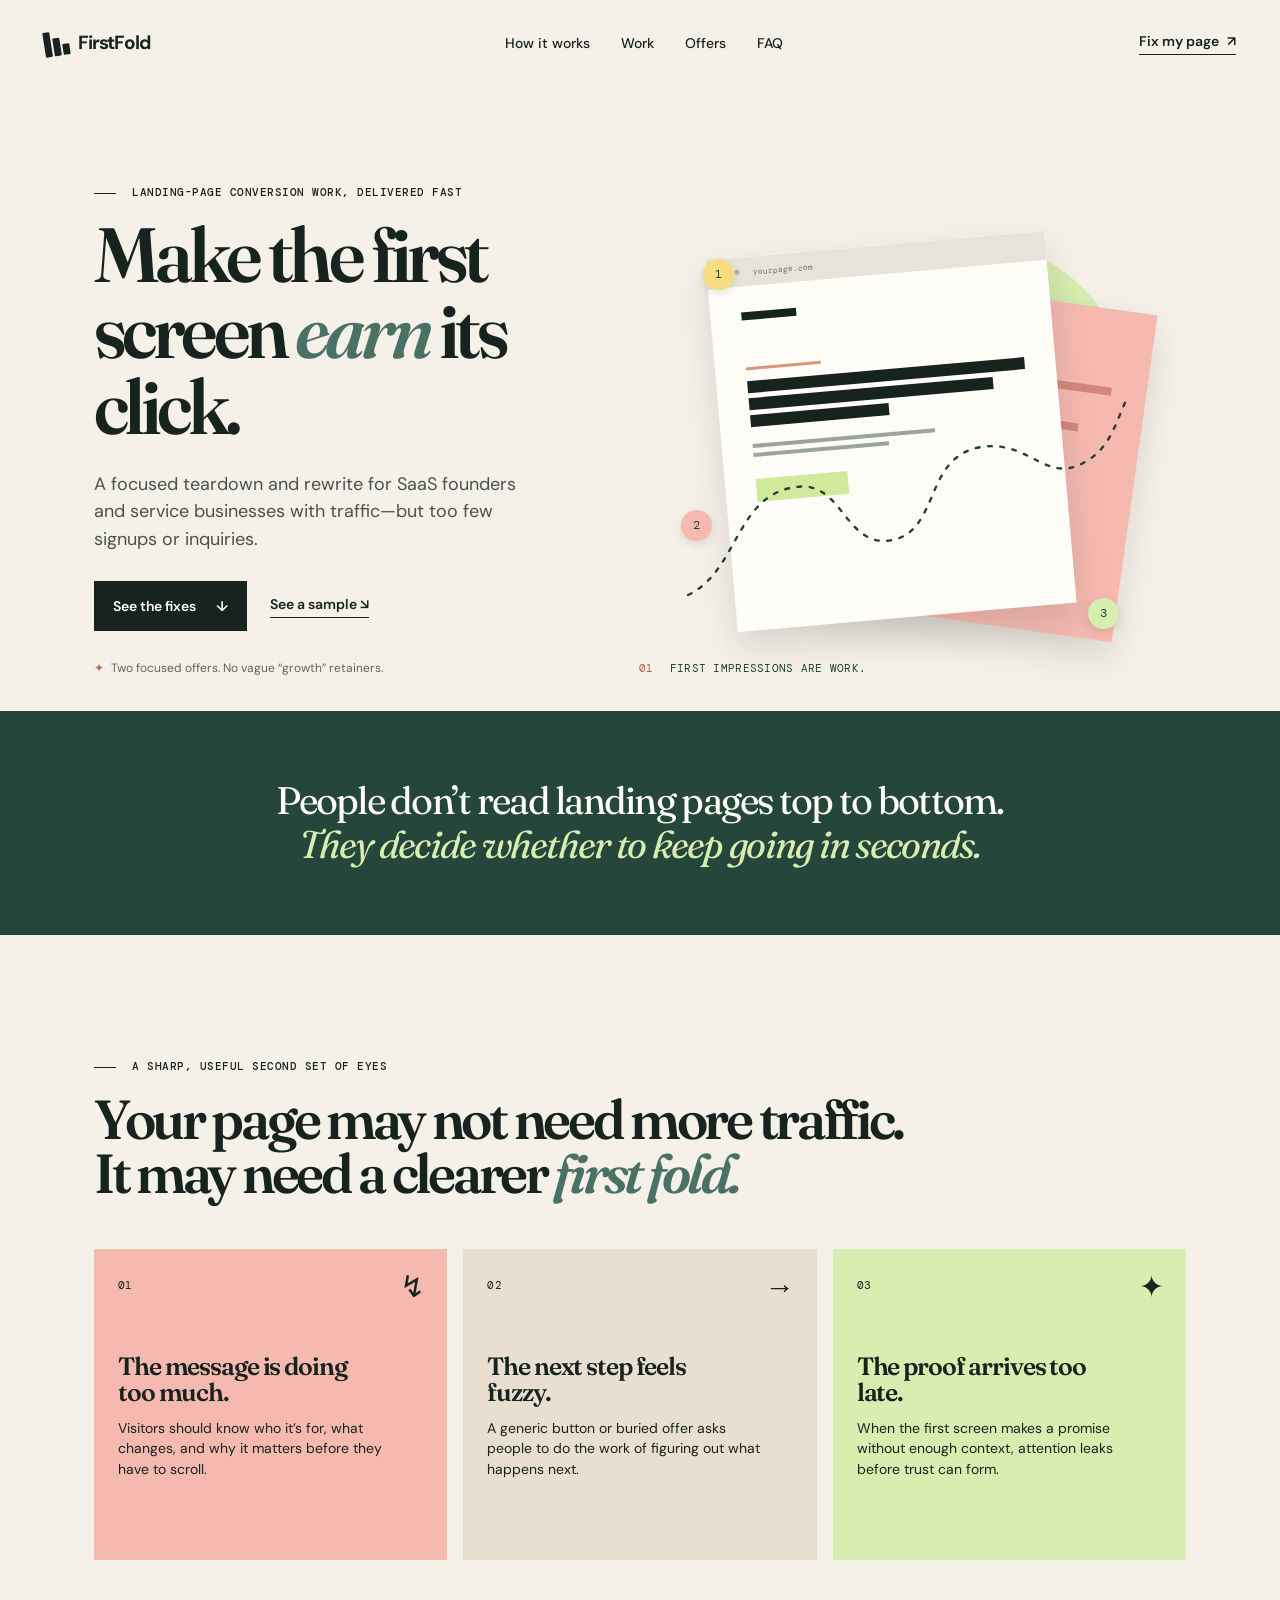
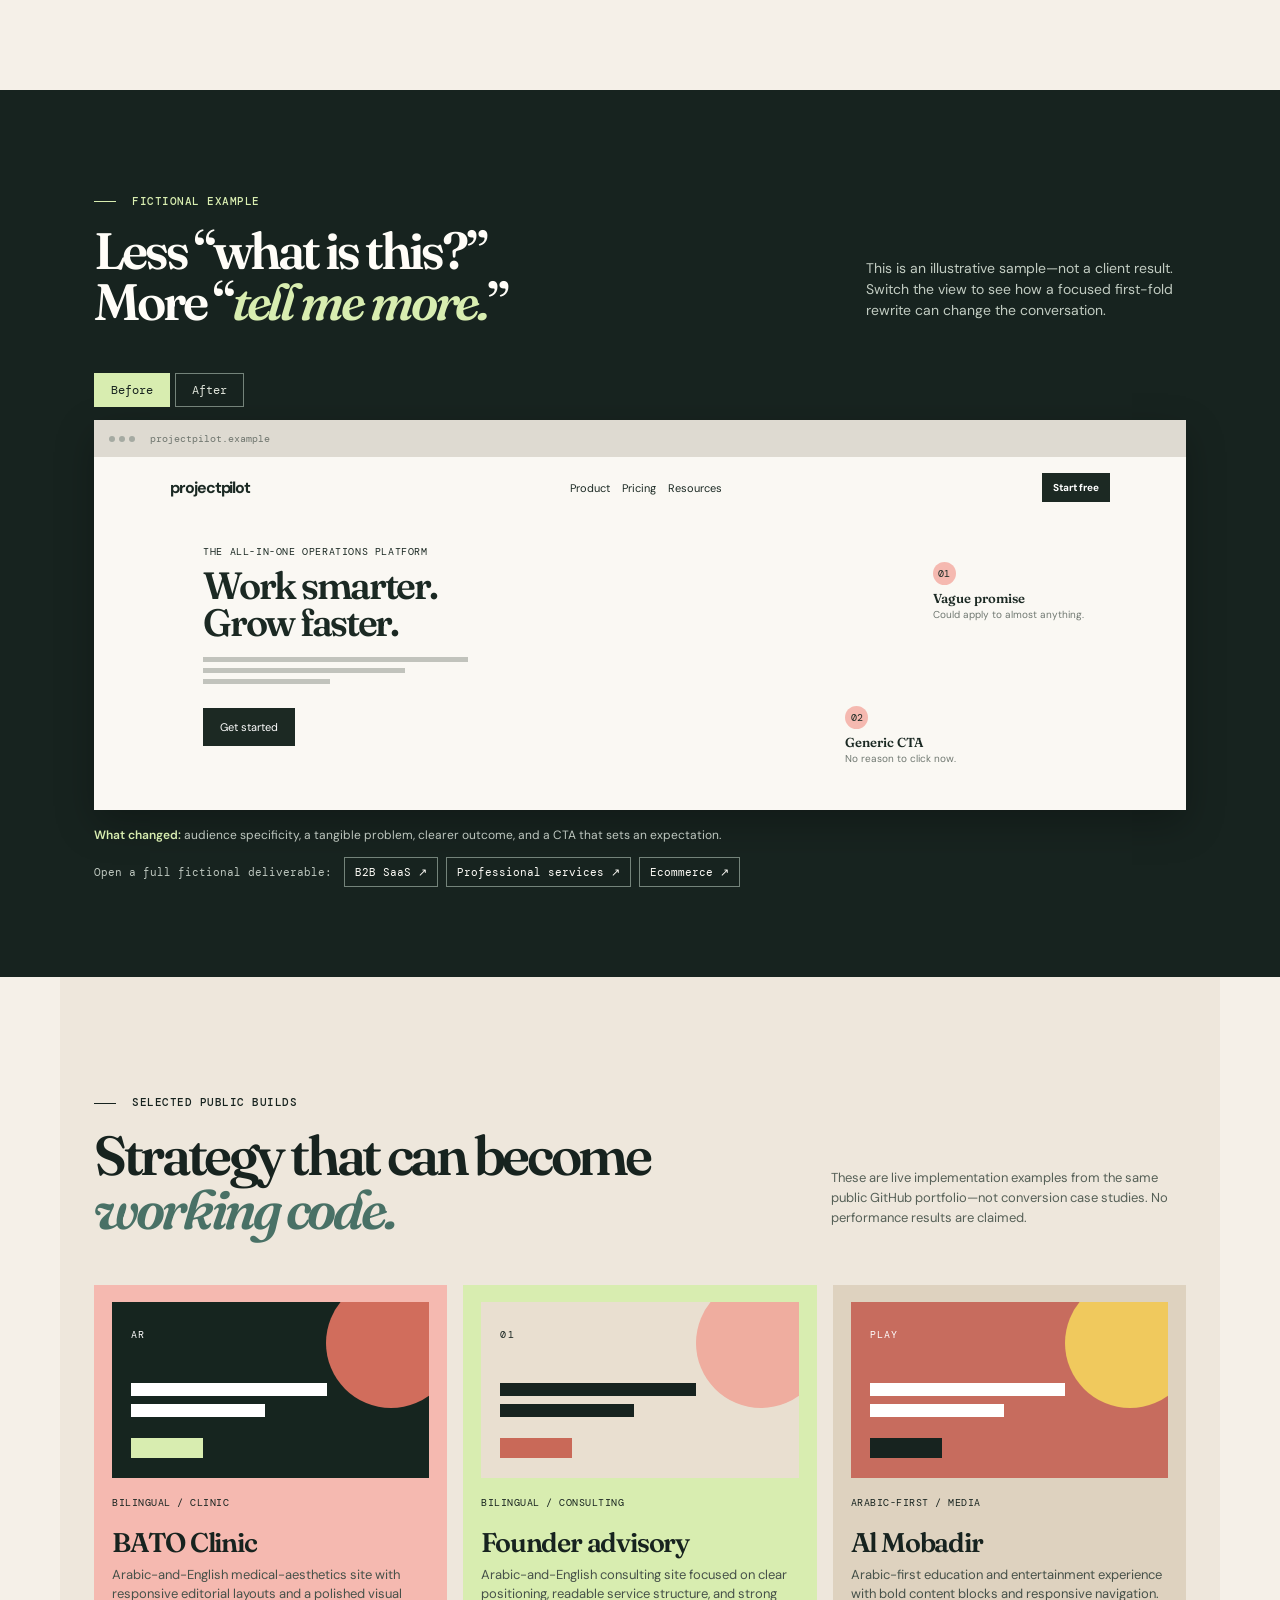
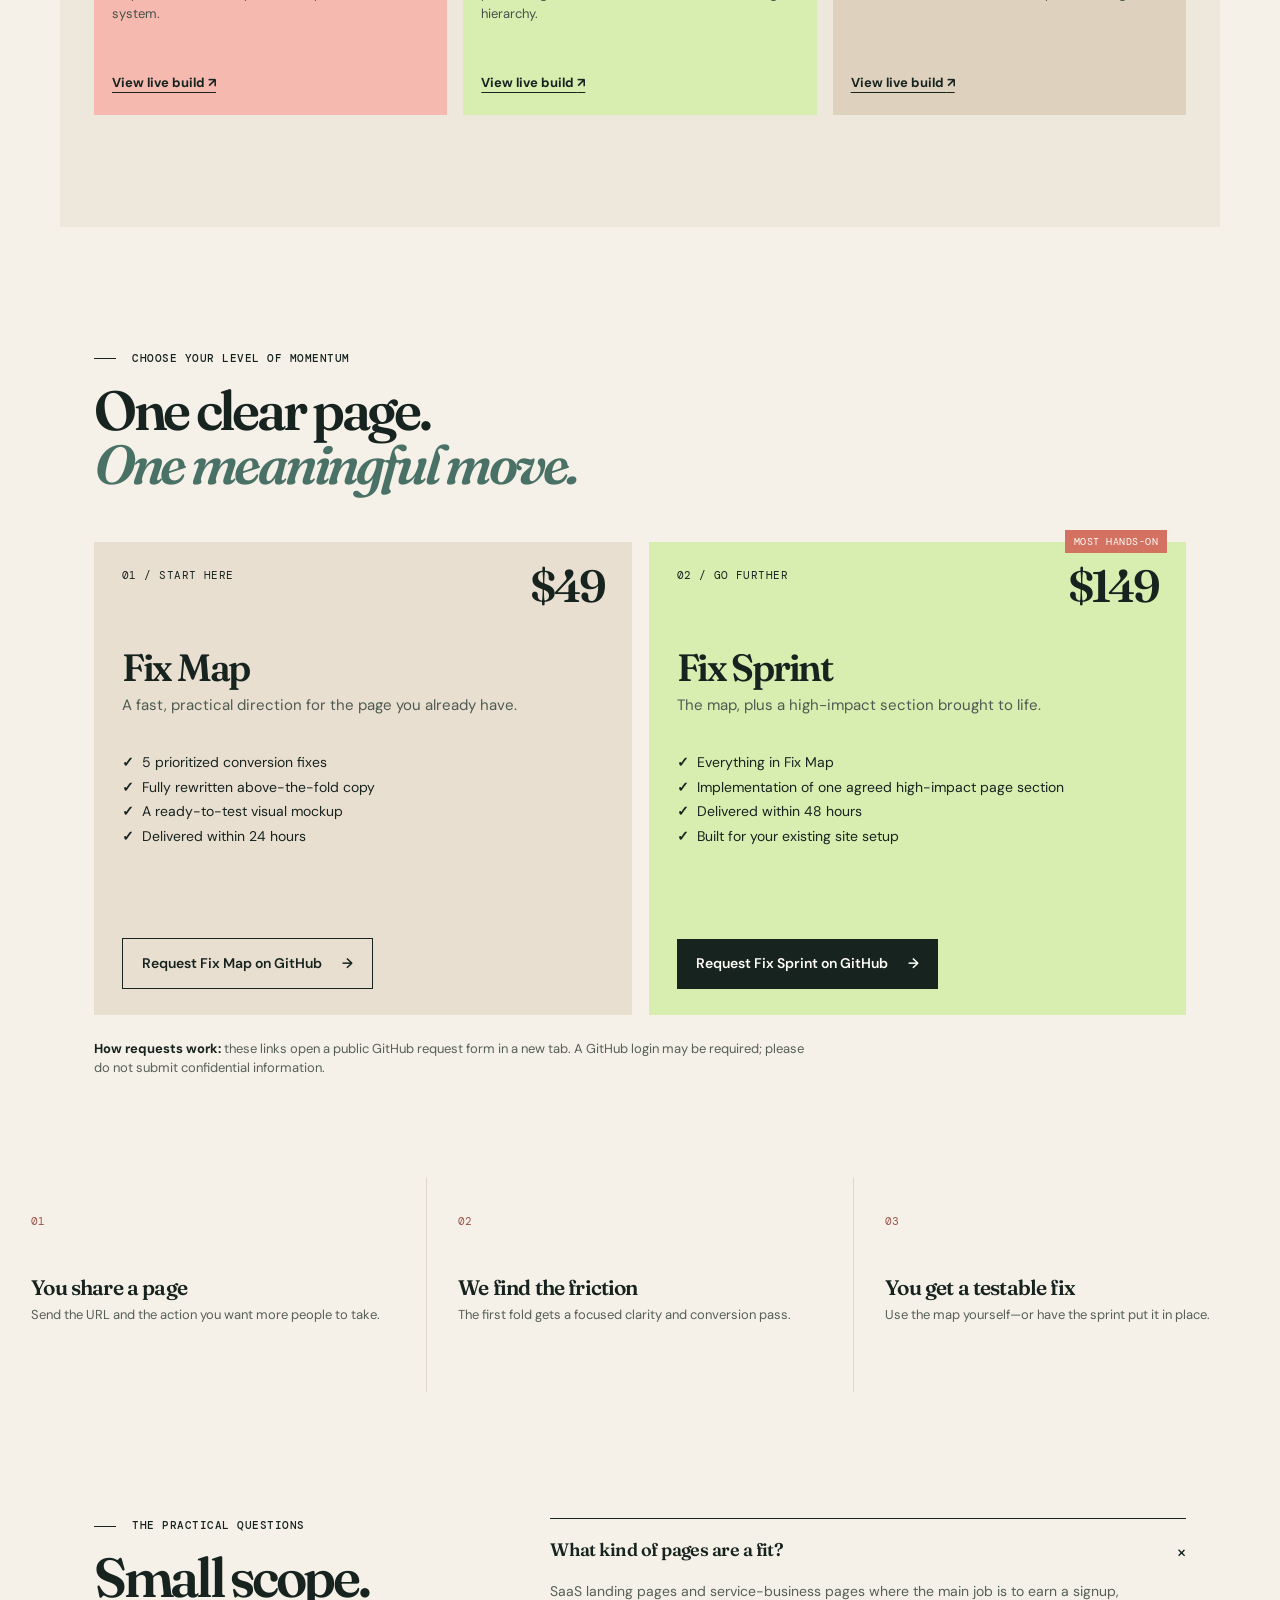
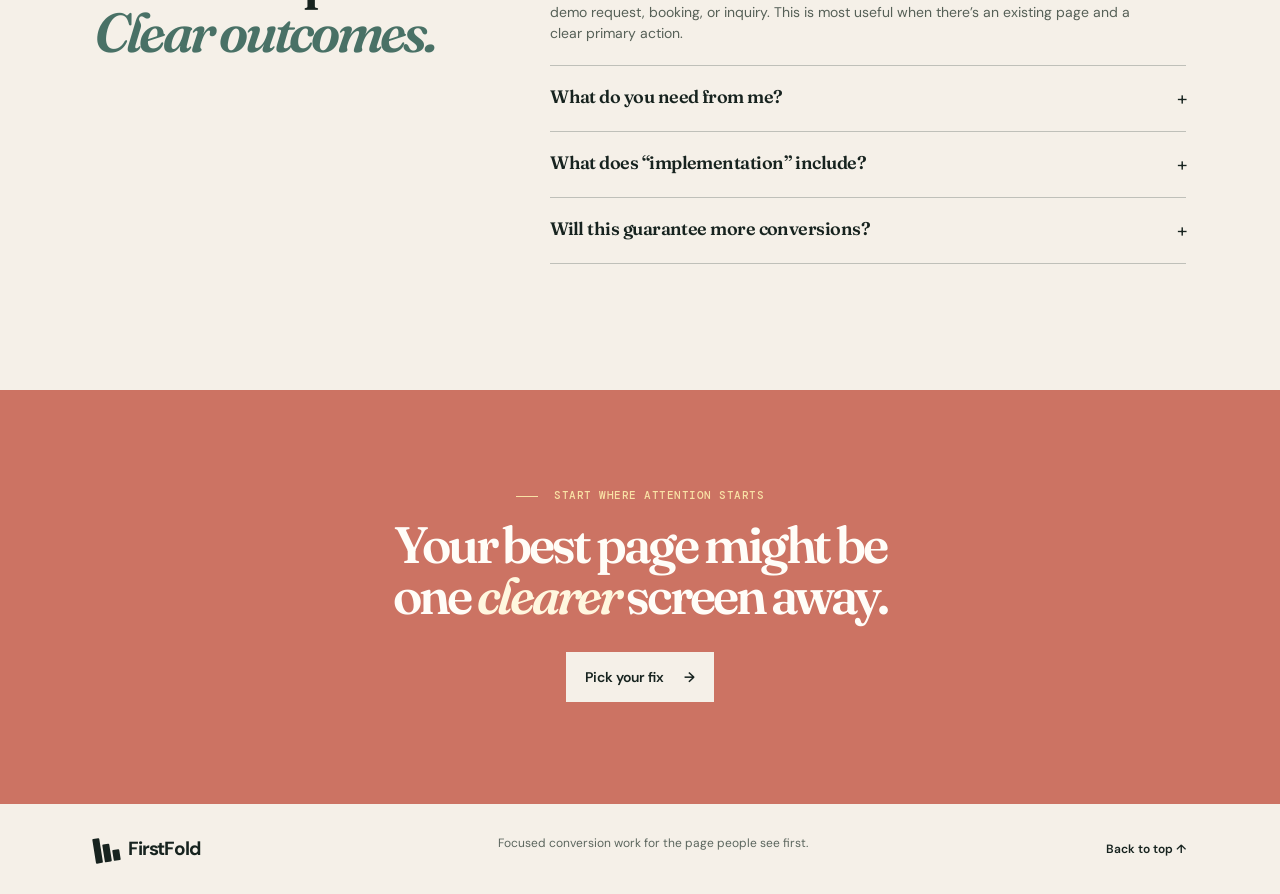
<file: index.html>
<!doctype html>
<html lang="en">
  <head>
    <meta charset="utf-8" />
    <meta name="viewport" content="width=device-width, initial-scale=1" />
    <meta name="description" content="Get five prioritized landing-page fixes, a rewritten first fold, and a test-ready mockup for $49—delivered within 24 hours." />
    <meta name="robots" content="index,follow" />
    <title>$49 Landing Page Audit in 24 Hours | FirstFold</title>
    <link rel="canonical" href="https://zaka33333-hash.github.io/firstfold/" />
    <link rel="icon" href="favicon.svg" type="image/svg+xml" />
    <link rel="apple-touch-icon" href="favicon.svg" />
    <meta property="og:type" content="website" />
    <meta property="og:site_name" content="FirstFold" />
    <meta property="og:title" content="FirstFold — Make the first screen earn its click" />
    <meta property="og:description" content="Focused landing-page conversion work: a practical teardown, rewrite, and optional implementation for your first screen." />
    <meta property="og:url" content="https://zaka33333-hash.github.io/firstfold/" />
    <meta property="og:image" content="https://zaka33333-hash.github.io/firstfold/social-preview.png" />
    <meta property="og:image:type" content="image/png" />
    <meta property="og:image:width" content="1200" />
    <meta property="og:image:height" content="630" />
    <meta property="og:image:alt" content="FirstFold: Make the first screen earn its click." />
    <meta name="twitter:card" content="summary_large_image" />
    <meta name="twitter:title" content="FirstFold — Make the first screen earn its click" />
    <meta name="twitter:description" content="Focused landing-page conversion work for the page people see first." />
    <meta name="twitter:image" content="https://zaka33333-hash.github.io/firstfold/social-preview.png" />
    <meta name="twitter:image:alt" content="FirstFold: Make the first screen earn its click." />
    <script type="application/ld+json">
      {
        "@context": "https://schema.org",
        "@type": "ProfessionalService",
        "name": "FirstFold",
        "url": "https://zaka33333-hash.github.io/firstfold/",
        "description": "Focused landing-page conversion work: practical first-screen teardowns, rewrites, and optional implementation.",
        "areaServed": "Worldwide",
        "hasOfferCatalog": {
          "@type": "OfferCatalog",
          "name": "FirstFold services",
          "itemListElement": [
            {
              "@type": "Offer",
              "name": "Fix Map",
              "price": "49",
              "priceCurrency": "USD",
              "description": "Five prioritized conversion fixes, rewritten above-the-fold copy, a visual mockup, and test hypotheses."
            },
            {
              "@type": "Offer",
              "name": "Fix Sprint",
              "price": "149",
              "priceCurrency": "USD",
              "description": "Fix Map plus implementation of one agreed high-impact page section."
            }
          ]
        }
      }
    </script>
    <link rel="preconnect" href="https://fonts.googleapis.com" />
    <link rel="preconnect" href="https://fonts.gstatic.com" crossorigin />
    <link href="https://fonts.googleapis.com/css2?family=DM+Mono:wght@400;500&family=DM+Sans:opsz,wght@9..40,400;9..40,500;9..40,600;9..40,700&family=Fraunces:opsz,wght@9..144,600;9..144,700&display=swap" rel="stylesheet" />
    <link rel="stylesheet" href="styles.css" />
  </head>
  <body>
    <a class="skip-link" href="#main">Skip to content</a>

    <header class="site-header">
      <a class="brand" href="#top" aria-label="FirstFold home">
        <span class="brand-mark" aria-hidden="true"><i></i><i></i><i></i></span>
        <span>FirstFold</span>
      </a>
      <nav aria-label="Main navigation">
        <a href="#how-it-works">How it works</a>
        <a href="#work">Work</a>
        <a href="#offers">Offers</a>
        <a href="#faq">FAQ</a>
      </nav>
      <a class="header-cta" href="#offers">Fix my page <span aria-hidden="true">↗</span></a>
    </header>

    <main id="main">
      <section class="hero section" id="top">
        <div class="hero-copy">
          <p class="eyebrow"><span></span> Landing-page conversion work, delivered fast</p>
          <h1>Make the first screen <em>earn</em> its click.</h1>
          <p class="hero-lede">A focused teardown and rewrite for SaaS founders and service businesses with traffic—but too few signups or inquiries.</p>
          <div class="hero-actions">
            <a class="button button-dark" href="#offers">See the fixes <span aria-hidden="true">↓</span></a>
            <a class="text-link" href="#sample">See a sample <span aria-hidden="true">↘</span></a>
          </div>
          <p class="micro-proof"><span class="tiny-spark" aria-hidden="true">✦</span> Two focused offers. No vague “growth” retainers.</p>
        </div>

        <div class="hero-visual" aria-label="Illustration of a landing page being improved">
          <div class="sun-disc"></div>
          <div class="paper paper-back">
            <div class="paper-topline"></div>
            <div class="paper-lines"><i></i><i></i><i></i></div>
          </div>
          <div class="paper paper-front">
            <div class="browser-bar"><b></b><b></b><b></b><span>yourpage.com</span></div>
            <div class="page-body">
              <div class="mini-logo"></div>
              <div class="mini-eyebrow"></div>
              <div class="mini-heading"><i></i><i></i><i></i></div>
              <div class="mini-copy"><i></i><i></i></div>
              <div class="mini-button"></div>
            </div>
          </div>
          <div class="correction c-one">1</div>
          <div class="correction c-two">2</div>
          <div class="correction c-three">3</div>
          <svg class="scribble" viewBox="0 0 580 460" fill="none" aria-hidden="true"><path d="M52 397C107 371 102 286 172 282c44-2 48 65 95 57 53-9 34-89 96-99 54-8 70 45 116 12 22-15 28-42 39-65" stroke="currentColor" stroke-width="2.5" stroke-linecap="round" stroke-dasharray="4 9"/></svg>
          <p class="visual-note"><span>01</span> First impressions are work.</p>
        </div>
      </section>

      <section class="problem-band">
        <p>People don’t read landing pages top to bottom.</p>
        <p class="problem-emphasis">They decide whether to keep going in seconds.</p>
      </section>

      <section class="section diagnosis" id="how-it-works">
        <div class="section-intro">
          <p class="eyebrow"><span></span> A sharp, useful second set of eyes</p>
          <h2>Your page may not need more traffic.<br />It may need a clearer <em>first fold.</em></h2>
        </div>
        <div class="diagnosis-grid">
          <article class="diagnosis-card card-rose">
            <span class="card-number">01</span>
            <h3>The message is doing too much.</h3>
            <p>Visitors should know who it’s for, what changes, and why it matters before they have to scroll.</p>
            <span class="card-symbol" aria-hidden="true">↯</span>
          </article>
          <article class="diagnosis-card card-cream">
            <span class="card-number">02</span>
            <h3>The next step feels fuzzy.</h3>
            <p>A generic button or buried offer asks people to do the work of figuring out what happens next.</p>
            <span class="card-symbol" aria-hidden="true">→</span>
          </article>
          <article class="diagnosis-card card-green">
            <span class="card-number">03</span>
            <h3>The proof arrives too late.</h3>
            <p>When the first screen makes a promise without enough context, attention leaks before trust can form.</p>
            <span class="card-symbol" aria-hidden="true">✦</span>
          </article>
        </div>
      </section>

      <section class="sample-section" id="sample">
        <div class="sample-heading">
          <div>
            <p class="eyebrow eyebrow-light"><span></span> Fictional example</p>
            <h2>Less “what is this?”<br />More “<em>tell me more.</em>”</h2>
          </div>
          <p>This is an illustrative sample—not a client result. Switch the view to see how a focused first-fold rewrite can change the conversation.</p>
        </div>
        <div class="sample-controls" role="group" aria-label="Choose sample view">
          <button class="view-toggle is-active" type="button" data-view="before" aria-pressed="true">Before</button>
          <button class="view-toggle" type="button" data-view="after" aria-pressed="false">After</button>
        </div>
        <div class="sample-browser before" data-sample-browser>
          <div class="sample-browser-bar"><span class="sample-dots" aria-hidden="true"><i></i><i></i><i></i></span><span>projectpilot.example</span></div>
          <div class="sample-page">
            <div class="sample-nav"><strong>projectpilot</strong><span>Product &nbsp;&nbsp; Pricing &nbsp;&nbsp; Resources</span><b>Start free</b></div>
            <div class="before-content">
              <p>THE ALL-IN-ONE OPERATIONS PLATFORM</p>
              <h3>Work smarter.<br />Grow faster.</h3>
              <div class="sample-text-lines"><i></i><i></i><i></i></div>
              <button type="button">Get started</button>
            </div>
            <div class="after-content">
              <p>FOR 5–30 PERSON AGENCIES</p>
              <h3>Stop losing profitable work<br />to scattered project handoffs.</h3>
              <div class="after-copy">ProjectPilot puts briefs, ownership, and client approvals in one calm workspace—so your team can move from “who has this?” to done.</div>
              <button type="button">See how your team would use it <span aria-hidden="true">→</span></button>
              <small>Set up in a week. Built for client-service teams.</small>
            </div>
            <div class="sample-annotation annotation-one"><span>01</span><strong data-annotation-title>Vague promise</strong><p data-annotation-copy>Could apply to almost anything.</p></div>
            <div class="sample-annotation annotation-two"><span>02</span><strong data-annotation-two-title>Generic CTA</strong><p data-annotation-two-copy>No reason to click now.</p></div>
          </div>
        </div>
        <p class="sample-caption"><span>What changed:</span> audience specificity, a tangible problem, clearer outcome, and a CTA that sets an expectation.</p>
        <nav class="sample-library" aria-label="Fictional sample audit library">
          <span>Open a full fictional deliverable:</span>
          <a href="sample-saas.html">B2B SaaS <span aria-hidden="true">↗</span></a>
          <a href="sample-services.html">Professional services <span aria-hidden="true">↗</span></a>
          <a href="sample-report.html">Ecommerce <span aria-hidden="true">↗</span></a>
        </nav>
      </section>

      <section class="section build-proof" id="work">
        <div class="build-proof-heading">
          <div>
            <p class="eyebrow"><span></span> Selected public builds</p>
            <h2>Strategy that can become<br /><em>working code.</em></h2>
          </div>
          <p>These are live implementation examples from the same public GitHub portfolio—not conversion case studies. No performance results are claimed.</p>
        </div>
        <div class="build-grid">
          <article class="build-card build-card-rose">
            <div class="build-preview" aria-hidden="true"><span>AR</span><i></i><i></i><b></b></div>
            <p class="build-type">BILINGUAL / CLINIC</p>
            <h3>BATO Clinic</h3>
            <p>Arabic-and-English medical-aesthetics site with responsive editorial layouts and a polished visual system.</p>
            <a href="https://zaka33333-hash.github.io/bato-clinic/" target="_blank" rel="noopener noreferrer">View live build <span aria-hidden="true">↗</span></a>
          </article>
          <article class="build-card build-card-green">
            <div class="build-preview build-preview-founder" aria-hidden="true"><span>01</span><i></i><i></i><b></b></div>
            <p class="build-type">BILINGUAL / CONSULTING</p>
            <h3>Founder advisory</h3>
            <p>Arabic-and-English consulting site focused on clear positioning, readable service structure, and strong hierarchy.</p>
            <a href="https://zaka33333-hash.github.io/badrshaqer-website/" target="_blank" rel="noopener noreferrer">View live build <span aria-hidden="true">↗</span></a>
          </article>
          <article class="build-card build-card-cream">
            <div class="build-preview build-preview-media" aria-hidden="true"><span>PLAY</span><i></i><i></i><b></b></div>
            <p class="build-type">ARABIC-FIRST / MEDIA</p>
            <h3>Al Mobadir</h3>
            <p>Arabic-first education and entertainment experience with bold content blocks and responsive navigation.</p>
            <a href="https://zaka33333-hash.github.io/almobadir-website/" target="_blank" rel="noopener noreferrer">View live build <span aria-hidden="true">↗</span></a>
          </article>
        </div>
      </section>

      <section class="section offers" id="offers">
        <div class="offers-heading">
          <p class="eyebrow"><span></span> Choose your level of momentum</p>
          <h2>One clear page.<br /><em>One meaningful move.</em></h2>
        </div>
        <div class="offer-grid">
          <article class="offer-card">
            <div class="offer-top"><span class="offer-index">01 / START HERE</span><span class="offer-price">$49</span></div>
            <h3>Fix Map</h3>
            <p class="offer-summary">A fast, practical direction for the page you already have.</p>
            <ul>
              <li>5 prioritized conversion fixes</li>
              <li>Fully rewritten above-the-fold copy</li>
              <li>A ready-to-test visual mockup</li>
              <li>Delivered within 24 hours</li>
            </ul>
            <a class="button button-outline checkout-link" data-checkout="fixMap" href="https://github.com/zaka33333-hash/firstfold/issues/new?template=audit-request.yml" target="_blank" rel="noopener noreferrer" aria-describedby="request-path">Request Fix Map on GitHub <span aria-hidden="true">→</span></a>
          </article>
          <article class="offer-card offer-featured">
            <div class="popular-tag">MOST HANDS-ON</div>
            <div class="offer-top"><span class="offer-index">02 / GO FURTHER</span><span class="offer-price">$149</span></div>
            <h3>Fix Sprint</h3>
            <p class="offer-summary">The map, plus a high-impact section brought to life.</p>
            <ul>
              <li>Everything in Fix Map</li>
              <li>Implementation of one agreed high-impact page section</li>
              <li>Delivered within 48 hours</li>
              <li>Built for your existing site setup</li>
            </ul>
            <a class="button button-dark checkout-link" data-checkout="fixSprint" href="https://github.com/zaka33333-hash/firstfold/issues/new?template=audit-request.yml" target="_blank" rel="noopener noreferrer" aria-describedby="request-path">Request Fix Sprint on GitHub <span aria-hidden="true">→</span></a>
          </article>
        </div>
        <p class="request-path" id="request-path"><strong>How requests work:</strong> these links open a public GitHub request form in a new tab. A GitHub login may be required; please do not submit confidential information.</p>
        <div class="checkout-status" id="checkout-status" role="status" aria-live="polite" hidden></div>
      </section>

      <section class="process-strip">
        <div><span>01</span><strong>You share a page</strong><p>Send the URL and the action you want more people to take.</p></div>
        <div><span>02</span><strong>We find the friction</strong><p>The first fold gets a focused clarity and conversion pass.</p></div>
        <div><span>03</span><strong>You get a testable fix</strong><p>Use the map yourself—or have the sprint put it in place.</p></div>
      </section>

      <section class="faq section" id="faq">
        <div class="faq-title"><p class="eyebrow"><span></span> The practical questions</p><h2>Small scope.<br /><em>Clear outcomes.</em></h2></div>
        <div class="faq-list">
          <details open><summary>What kind of pages are a fit?<span aria-hidden="true">+</span></summary><p>SaaS landing pages and service-business pages where the main job is to earn a signup, demo request, booking, or inquiry. This is most useful when there’s an existing page and a clear primary action.</p></details>
          <details><summary>What do you need from me?<span aria-hidden="true">+</span></summary><p>The page URL, the primary action you want visitors to take, and any relevant context about your offer or audience. For a Fix Sprint, we’ll also confirm the single section to implement.</p></details>
          <details><summary>What does “implementation” include?<span aria-hidden="true">+</span></summary><p>One agreed high-impact page section, implemented in the practical format your current site allows. It doesn’t include a full redesign, new site build, or ongoing development work.</p></details>
          <details><summary>Will this guarantee more conversions?<span aria-hidden="true">+</span></summary><p>No. Conversion depends on traffic quality, offer, market, and much more. FirstFold gives you a sharper page and a concrete change to test—not a promise of a particular result.</p></details>
        </div>
      </section>

      <section class="closing">
        <p class="eyebrow eyebrow-light"><span></span> Start where attention starts</p>
        <h2>Your best page might be<br />one <em>clearer</em> screen away.</h2>
        <a class="button button-light" href="#offers">Pick your fix <span aria-hidden="true">→</span></a>
      </section>
    </main>

    <footer>
      <a class="brand" href="#top"><span class="brand-mark" aria-hidden="true"><i></i><i></i><i></i></span><span>FirstFold</span></a>
      <p>Focused conversion work for the page people see first.</p>
      <a href="#top">Back to top ↑</a>
    </footer>
    <script src="script.js"></script>
  </body>
</html>
</file>
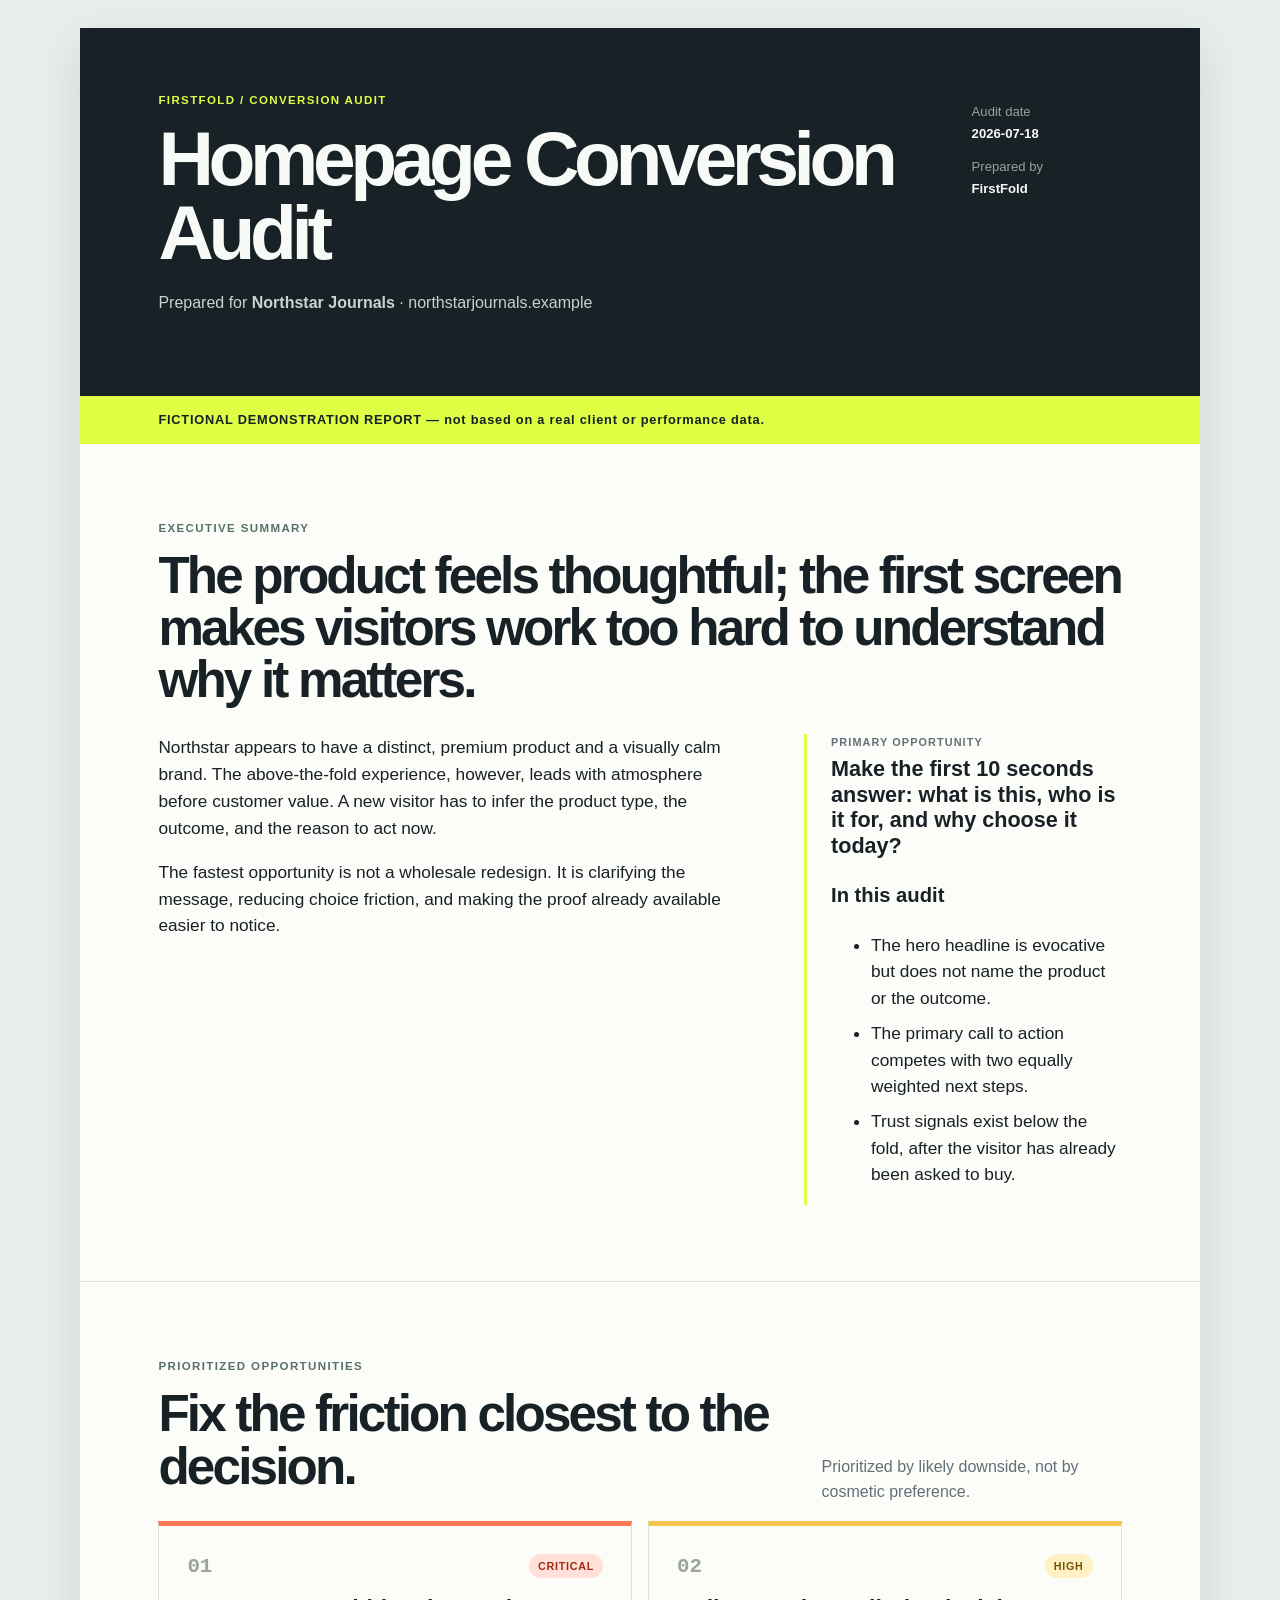
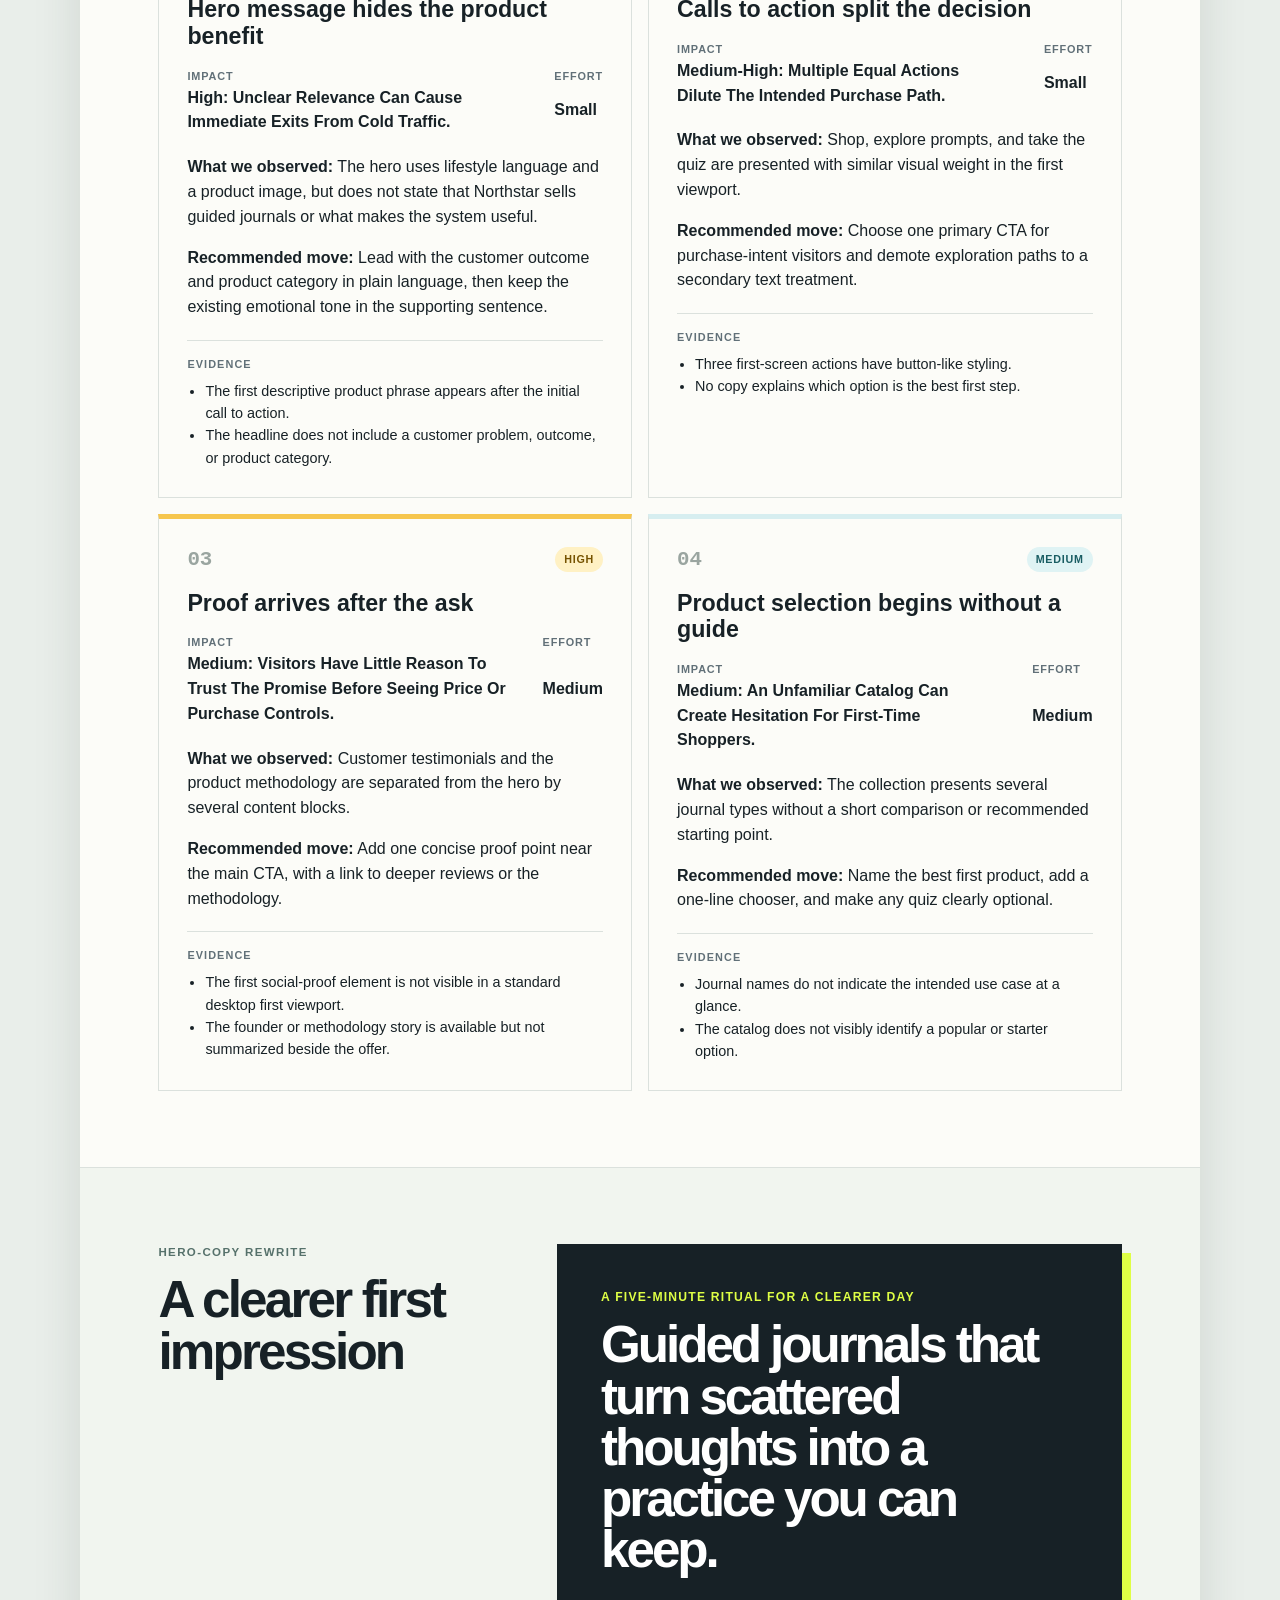
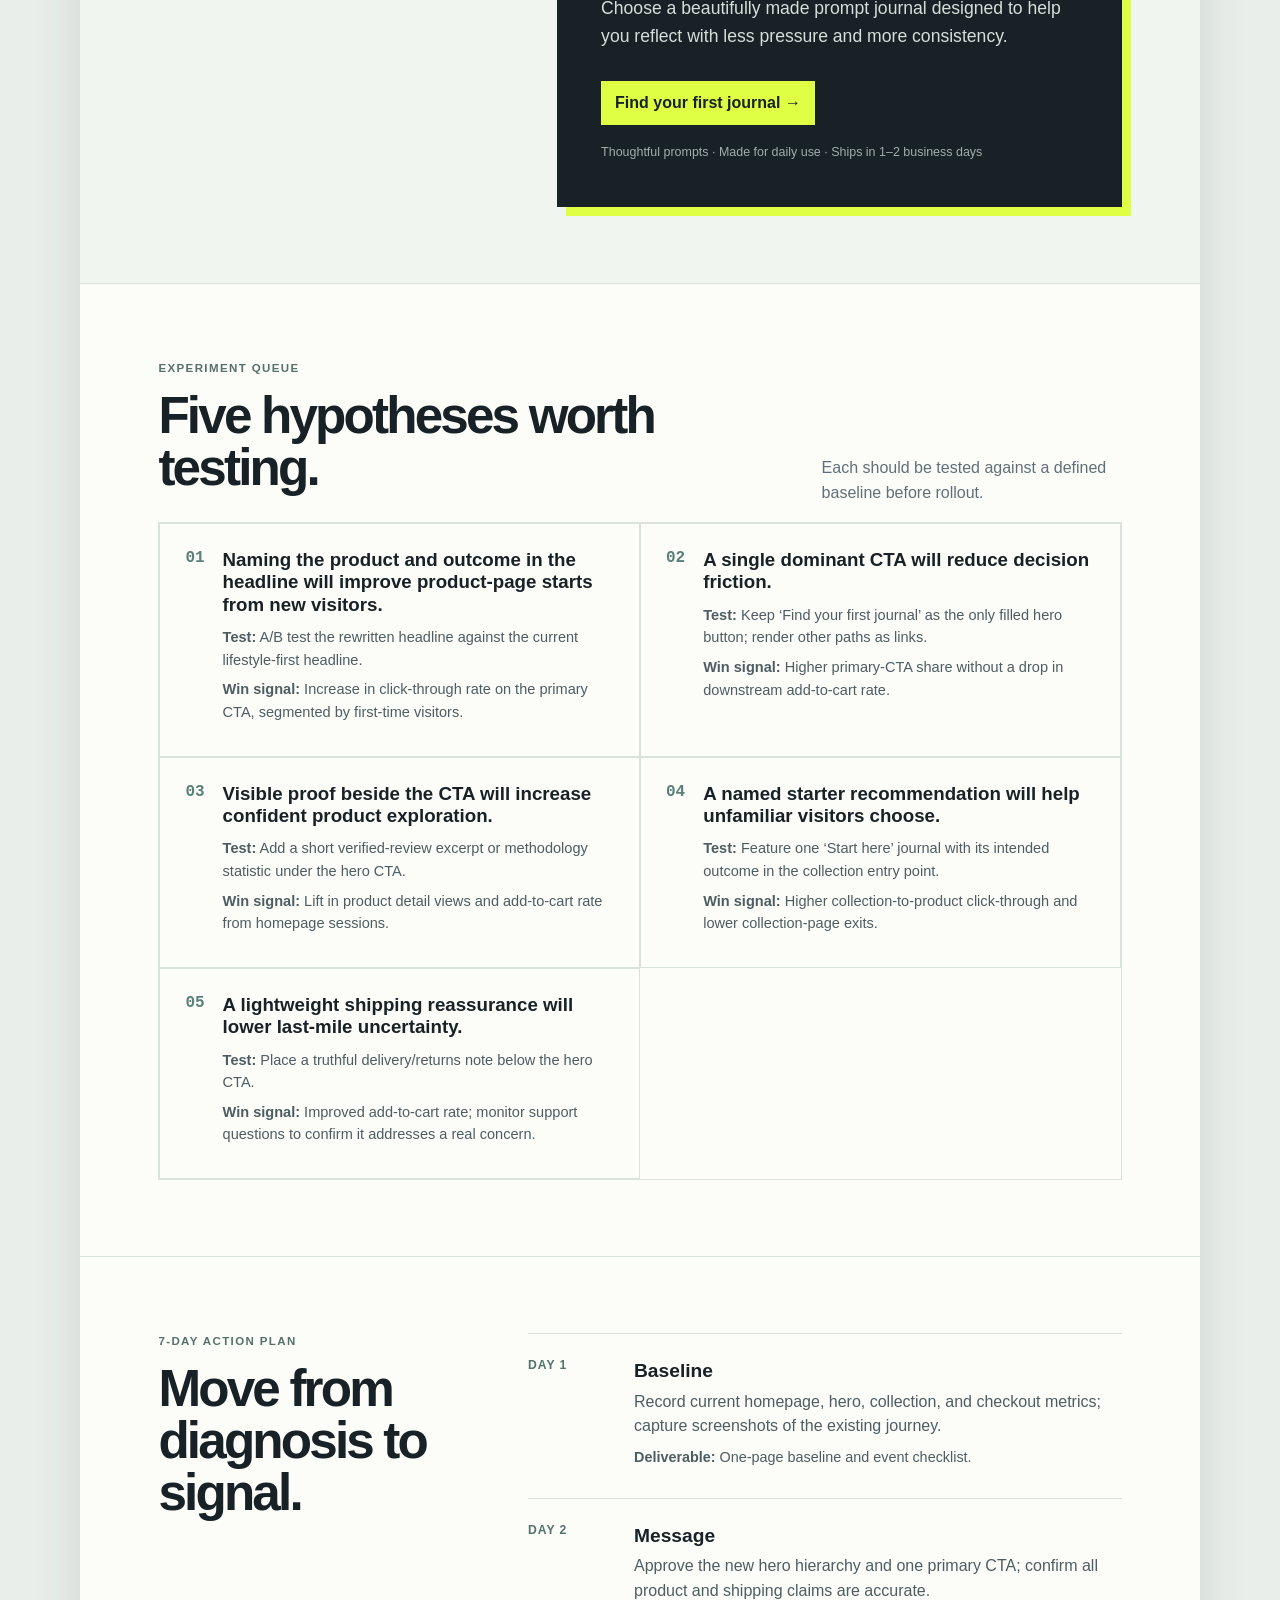
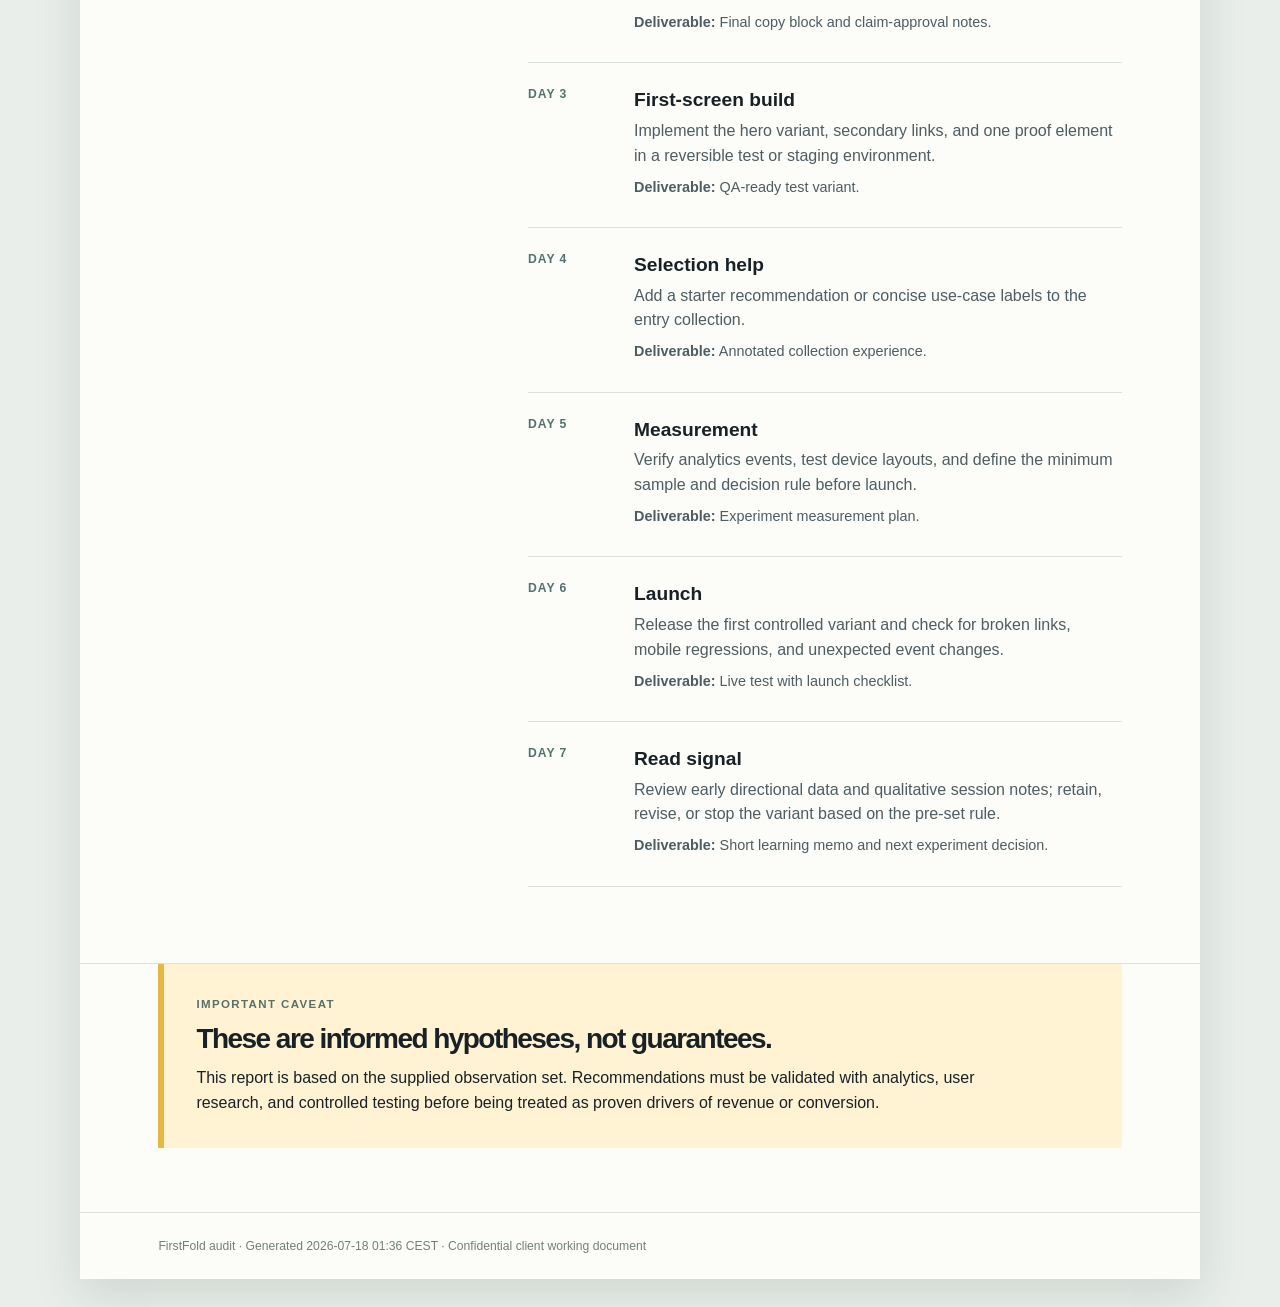
<file: sample-report.html>
<!doctype html>
<html lang="en">
<head>
  <meta charset="utf-8">
  <meta name="viewport" content="width=device-width, initial-scale=1">
  <meta name="robots" content="noindex,follow">
  <title>Homepage Conversion Audit · Northstar Journals</title>
  <style>:root{--ink:#172126;--muted:#617078;--paper:#fcfcf8;--line:#dbe1dd;--lime:#dfff45;--orange:#ff7855;--blue:#d7eef0}*{box-sizing:border-box}body{margin:0;background:#e9eeea;color:var(--ink);font:16px/1.55 Arial,sans-serif}.report{max-width:1120px;margin:28px auto;background:var(--paper);box-shadow:0 16px 45px #263b2b22}.masthead{background:#172126;color:#f7faf7;padding:64px 7%;display:flex;justify-content:space-between;gap:32px}.kicker,.eyebrow{font-size:.72rem;font-weight:800;letter-spacing:.12em;text-transform:uppercase;margin:0 0 12px;color:#56716b}.masthead .kicker{color:var(--lime)}h1,h2,h3,p{margin-top:0}h1{font-size:clamp(2.4rem,6vw,5.4rem);line-height:.96;letter-spacing:-.07em;margin-bottom:22px;max-width:750px}.client{color:#c9d3cf}.meta{display:grid;align-content:start;gap:2px;min-width:150px;font-size:.82rem}.meta span{color:#92a39d;margin-top:10px}.meta strong{font-weight:600}.section{padding:76px 7%;border-bottom:1px solid var(--line)}h2{font-size:clamp(2rem,4vw,3.3rem);line-height:1.02;letter-spacing:-.055em;margin-bottom:28px}.fiction-label{margin:0;padding:14px 7%;background:var(--lime);font-weight:800;font-size:.8rem;letter-spacing:.06em}.summary__grid{display:grid;grid-template-columns:1.45fr .8fr;gap:70px;font-size:1.08rem}.summary__grid aside{border-left:3px solid var(--lime);padding-left:24px}.summary__grid aside span,.evidence>span{display:block;text-transform:uppercase;font-size:.68rem;font-weight:800;letter-spacing:.1em;color:var(--muted)}.summary__grid aside strong{display:block;font-size:1.35rem;line-height:1.18;margin:5px 0 22px}.summary li{margin:.45em 0}.section-heading{display:flex;gap:40px;justify-content:space-between;align-items:end}.section-heading>p{max-width:300px;color:var(--muted)}.issues{display:grid;grid-template-columns:repeat(2,1fr);gap:16px}.issue{padding:28px;border:1px solid var(--line);border-top:5px solid var(--blue)}.issue--critical{border-top-color:var(--orange)}.issue--high{border-top-color:#f6c64e}.issue__topline{display:flex;justify-content:space-between;align-items:center}.issue__number{font:700 1.3rem monospace;color:#9aa5a0}.badge{padding:4px 9px;border-radius:999px;text-transform:uppercase;letter-spacing:.07em;font-size:.67rem;font-weight:800;background:#e9efec}.badge--critical{background:#ffe0d8;color:#9f2b12}.badge--high{background:#fff1c4;color:#765300}.badge--medium{background:#dff3f4;color:#195d63}.issue h3{font-size:1.45rem;line-height:1.15;margin:18px 0}.issue__meta{display:flex;gap:36px;margin:0 0 19px}.issue__meta div{display:grid}.issue__meta dt{font-size:.68rem;text-transform:uppercase;letter-spacing:.08em;color:var(--muted);font-weight:800}.issue__meta dd{margin:1px 0;font-weight:700;text-transform:capitalize}.evidence{margin-top:20px;padding-top:15px;border-top:1px solid var(--line);font-size:.9rem}.evidence ul{padding-left:18px;margin:7px 0 0}.rewrite{display:grid;grid-template-columns:.75fr 1.25fr;gap:60px;background:#f1f5ef}.hero-preview{background:#172126;color:white;padding:44px;box-shadow:9px 9px 0 var(--lime)}.hero-eyebrow{color:var(--lime);font-size:.76rem;font-weight:800;letter-spacing:.1em;text-transform:uppercase}.hero-preview h3{font-size:clamp(2rem,4vw,3.7rem);line-height:1;letter-spacing:-.06em;margin:0 0 20px}.hero-subhead{max-width:520px;color:#d4dfda;font-size:1.1rem}.hero-cta{display:inline-block;background:var(--lime);color:#172126;padding:10px 14px;font-weight:800;margin-top:13px}.hero-note{font-size:.78rem;color:#9fafa9;margin:18px 0 0}.hypotheses{display:grid;grid-template-columns:repeat(2,1fr);gap:0;border:1px solid var(--line)}.hypothesis{display:flex;gap:18px;padding:25px;border:1px solid var(--line)}.hypothesis>span{font:700 1rem monospace;color:#59807a}.hypothesis h3{line-height:1.2;margin-bottom:10px}.hypothesis p{font-size:.91rem;margin-bottom:7px;color:#4d5d62}.plan{display:grid;grid-template-columns:.7fr 1.3fr;gap:50px}.days{border-top:1px solid var(--line)}.day{display:grid;grid-template-columns:86px 1fr;gap:20px;padding:22px 0;border-bottom:1px solid var(--line)}.day__num{font-size:.76rem;font-weight:800;letter-spacing:.08em;text-transform:uppercase;color:#52736d}.day h3{font-size:1.2rem;margin-bottom:4px}.day p{margin-bottom:7px;color:#4d5d62}.deliverable{font-size:.9rem}.caveat{margin:0 7% 64px;padding:32px;background:#fff3d4;border-left:6px solid #e8b743}.caveat h2{font-size:1.75rem;margin-bottom:12px}.caveat p:last-child{margin:0;max-width:780px}footer{padding:24px 7%;font-size:.76rem;color:#72807a;border-top:1px solid var(--line)}@media(max-width:720px){.report{margin:0}.masthead,.section-heading,.summary__grid,.rewrite,.plan{display:block}.masthead{padding-top:42px}.meta{margin-top:30px}.summary__grid aside{margin-top:30px}.issues,.hypotheses{grid-template-columns:1fr}.section-heading>p{margin-bottom:28px}.hero-preview{margin-top:28px;padding:30px}.day{grid-template-columns:70px 1fr}}
</style>
</head>
<body>
  <main class="report">
    <header class="masthead">
      <div><p class="kicker">FirstFold / Conversion audit</p><h1>Homepage Conversion Audit</h1><p class="client">Prepared for <strong>Northstar Journals</strong> · northstarjournals.example</p></div>
      <div class="meta"><span>Audit date</span><strong>2026-07-18</strong><span>Prepared by</span><strong>FirstFold</strong></div>
    </header>
    <p class="fiction-label">FICTIONAL DEMONSTRATION REPORT — not based on a real client or performance data.</p>
    <section class="summary section"><p class="eyebrow">Executive summary</p><h2>The product feels thoughtful; the first screen makes visitors work too hard to understand why it matters.</h2><div class="summary__grid"><div><p>Northstar appears to have a distinct, premium product and a visually calm brand. The above-the-fold experience, however, leads with atmosphere before customer value. A new visitor has to infer the product type, the outcome, and the reason to act now.</p><p>The fastest opportunity is not a wholesale redesign. It is clarifying the message, reducing choice friction, and making the proof already available easier to notice.</p></div><aside><span>Primary opportunity</span><strong>Make the first 10 seconds answer: what is this, who is it for, and why choose it today?</strong><h3>In this audit</h3><ul><li>The hero headline is evocative but does not name the product or the outcome.</li><li>The primary call to action competes with two equally weighted next steps.</li><li>Trust signals exist below the fold, after the visitor has already been asked to buy.</li></ul></aside></div></section>
    <section class="section"><div class="section-heading"><div><p class="eyebrow">Prioritized opportunities</p><h2>Fix the friction closest to the decision.</h2></div><p>Prioritized by likely downside, not by cosmetic preference.</p></div><div class="issues"><article class="issue issue--critical">
  <div class="issue__topline"><span class="issue__number">01</span><span class="badge badge--critical">critical</span></div>
  <h3>Hero message hides the product benefit</h3>
  <dl class="issue__meta"><div><dt>Impact</dt><dd>High: unclear relevance can cause immediate exits from cold traffic.</dd></div><div><dt>Effort</dt><dd>small</dd></div></dl>
  <p><strong>What we observed:</strong> The hero uses lifestyle language and a product image, but does not state that Northstar sells guided journals or what makes the system useful.</p>
  <p><strong>Recommended move:</strong> Lead with the customer outcome and product category in plain language, then keep the existing emotional tone in the supporting sentence.</p>
  <div class="evidence"><span>Evidence</span><ul><li>The first descriptive product phrase appears after the initial call to action.</li><li>The headline does not include a customer problem, outcome, or product category.</li></ul></div>
</article>
<article class="issue issue--high">
  <div class="issue__topline"><span class="issue__number">02</span><span class="badge badge--high">high</span></div>
  <h3>Calls to action split the decision</h3>
  <dl class="issue__meta"><div><dt>Impact</dt><dd>Medium-high: multiple equal actions dilute the intended purchase path.</dd></div><div><dt>Effort</dt><dd>small</dd></div></dl>
  <p><strong>What we observed:</strong> Shop, explore prompts, and take the quiz are presented with similar visual weight in the first viewport.</p>
  <p><strong>Recommended move:</strong> Choose one primary CTA for purchase-intent visitors and demote exploration paths to a secondary text treatment.</p>
  <div class="evidence"><span>Evidence</span><ul><li>Three first-screen actions have button-like styling.</li><li>No copy explains which option is the best first step.</li></ul></div>
</article>
<article class="issue issue--high">
  <div class="issue__topline"><span class="issue__number">03</span><span class="badge badge--high">high</span></div>
  <h3>Proof arrives after the ask</h3>
  <dl class="issue__meta"><div><dt>Impact</dt><dd>Medium: visitors have little reason to trust the promise before seeing price or purchase controls.</dd></div><div><dt>Effort</dt><dd>medium</dd></div></dl>
  <p><strong>What we observed:</strong> Customer testimonials and the product methodology are separated from the hero by several content blocks.</p>
  <p><strong>Recommended move:</strong> Add one concise proof point near the main CTA, with a link to deeper reviews or the methodology.</p>
  <div class="evidence"><span>Evidence</span><ul><li>The first social-proof element is not visible in a standard desktop first viewport.</li><li>The founder or methodology story is available but not summarized beside the offer.</li></ul></div>
</article>
<article class="issue issue--medium">
  <div class="issue__topline"><span class="issue__number">04</span><span class="badge badge--medium">medium</span></div>
  <h3>Product selection begins without a guide</h3>
  <dl class="issue__meta"><div><dt>Impact</dt><dd>Medium: an unfamiliar catalog can create hesitation for first-time shoppers.</dd></div><div><dt>Effort</dt><dd>medium</dd></div></dl>
  <p><strong>What we observed:</strong> The collection presents several journal types without a short comparison or recommended starting point.</p>
  <p><strong>Recommended move:</strong> Name the best first product, add a one-line chooser, and make any quiz clearly optional.</p>
  <div class="evidence"><span>Evidence</span><ul><li>Journal names do not indicate the intended use case at a glance.</li><li>The catalog does not visibly identify a popular or starter option.</li></ul></div>
</article></div></section>
    <section class="rewrite section"><div><p class="eyebrow">Hero-copy rewrite</p><h2>A clearer first impression</h2></div><div class="hero-preview"><p class="hero-eyebrow">A five-minute ritual for a clearer day</p><h3>Guided journals that turn scattered thoughts into a practice you can keep.</h3><p class="hero-subhead">Choose a beautifully made prompt journal designed to help you reflect with less pressure and more consistency.</p><span class="hero-cta">Find your first journal →</span><p class="hero-note">Thoughtful prompts · Made for daily use · Ships in 1–2 business days</p></div></section>
    <section class="section"><div class="section-heading"><div><p class="eyebrow">Experiment queue</p><h2>Five hypotheses worth testing.</h2></div><p>Each should be tested against a defined baseline before rollout.</p></div><div class="hypotheses"><article class="hypothesis"><span>01</span><div><h3>Naming the product and outcome in the headline will improve product-page starts from new visitors.</h3><p><strong>Test:</strong> A/B test the rewritten headline against the current lifestyle-first headline.</p><p><strong>Win signal:</strong> Increase in click-through rate on the primary CTA, segmented by first-time visitors.</p></div></article>
<article class="hypothesis"><span>02</span><div><h3>A single dominant CTA will reduce decision friction.</h3><p><strong>Test:</strong> Keep ‘Find your first journal’ as the only filled hero button; render other paths as links.</p><p><strong>Win signal:</strong> Higher primary-CTA share without a drop in downstream add-to-cart rate.</p></div></article>
<article class="hypothesis"><span>03</span><div><h3>Visible proof beside the CTA will increase confident product exploration.</h3><p><strong>Test:</strong> Add a short verified-review excerpt or methodology statistic under the hero CTA.</p><p><strong>Win signal:</strong> Lift in product detail views and add-to-cart rate from homepage sessions.</p></div></article>
<article class="hypothesis"><span>04</span><div><h3>A named starter recommendation will help unfamiliar visitors choose.</h3><p><strong>Test:</strong> Feature one ‘Start here’ journal with its intended outcome in the collection entry point.</p><p><strong>Win signal:</strong> Higher collection-to-product click-through and lower collection-page exits.</p></div></article>
<article class="hypothesis"><span>05</span><div><h3>A lightweight shipping reassurance will lower last-mile uncertainty.</h3><p><strong>Test:</strong> Place a truthful delivery/returns note below the hero CTA.</p><p><strong>Win signal:</strong> Improved add-to-cart rate; monitor support questions to confirm it addresses a real concern.</p></div></article></div></section>
    <section class="plan section"><div><p class="eyebrow">7-day action plan</p><h2>Move from diagnosis to signal.</h2></div><div class="days"><article class="day"><span class="day__num">Day 1</span><div><h3>Baseline</h3><p>Record current homepage, hero, collection, and checkout metrics; capture screenshots of the existing journey.</p><p class="deliverable"><strong>Deliverable:</strong> One-page baseline and event checklist.</p></div></article>
<article class="day"><span class="day__num">Day 2</span><div><h3>Message</h3><p>Approve the new hero hierarchy and one primary CTA; confirm all product and shipping claims are accurate.</p><p class="deliverable"><strong>Deliverable:</strong> Final copy block and claim-approval notes.</p></div></article>
<article class="day"><span class="day__num">Day 3</span><div><h3>First-screen build</h3><p>Implement the hero variant, secondary links, and one proof element in a reversible test or staging environment.</p><p class="deliverable"><strong>Deliverable:</strong> QA-ready test variant.</p></div></article>
<article class="day"><span class="day__num">Day 4</span><div><h3>Selection help</h3><p>Add a starter recommendation or concise use-case labels to the entry collection.</p><p class="deliverable"><strong>Deliverable:</strong> Annotated collection experience.</p></div></article>
<article class="day"><span class="day__num">Day 5</span><div><h3>Measurement</h3><p>Verify analytics events, test device layouts, and define the minimum sample and decision rule before launch.</p><p class="deliverable"><strong>Deliverable:</strong> Experiment measurement plan.</p></div></article>
<article class="day"><span class="day__num">Day 6</span><div><h3>Launch</h3><p>Release the first controlled variant and check for broken links, mobile regressions, and unexpected event changes.</p><p class="deliverable"><strong>Deliverable:</strong> Live test with launch checklist.</p></div></article>
<article class="day"><span class="day__num">Day 7</span><div><h3>Read signal</h3><p>Review early directional data and qualitative session notes; retain, revise, or stop the variant based on the pre-set rule.</p><p class="deliverable"><strong>Deliverable:</strong> Short learning memo and next experiment decision.</p></div></article></div></section>
    <section class="caveat"><p class="eyebrow">Important caveat</p><h2>These are informed hypotheses, not guarantees.</h2><p>This report is based on the supplied observation set. Recommendations must be validated with analytics, user research, and controlled testing before being treated as proven drivers of revenue or conversion.</p></section>
    <footer>FirstFold audit · Generated 2026-07-18 01:36 CEST · Confidential client working document</footer>
  </main>
</body>
</html>
</file>
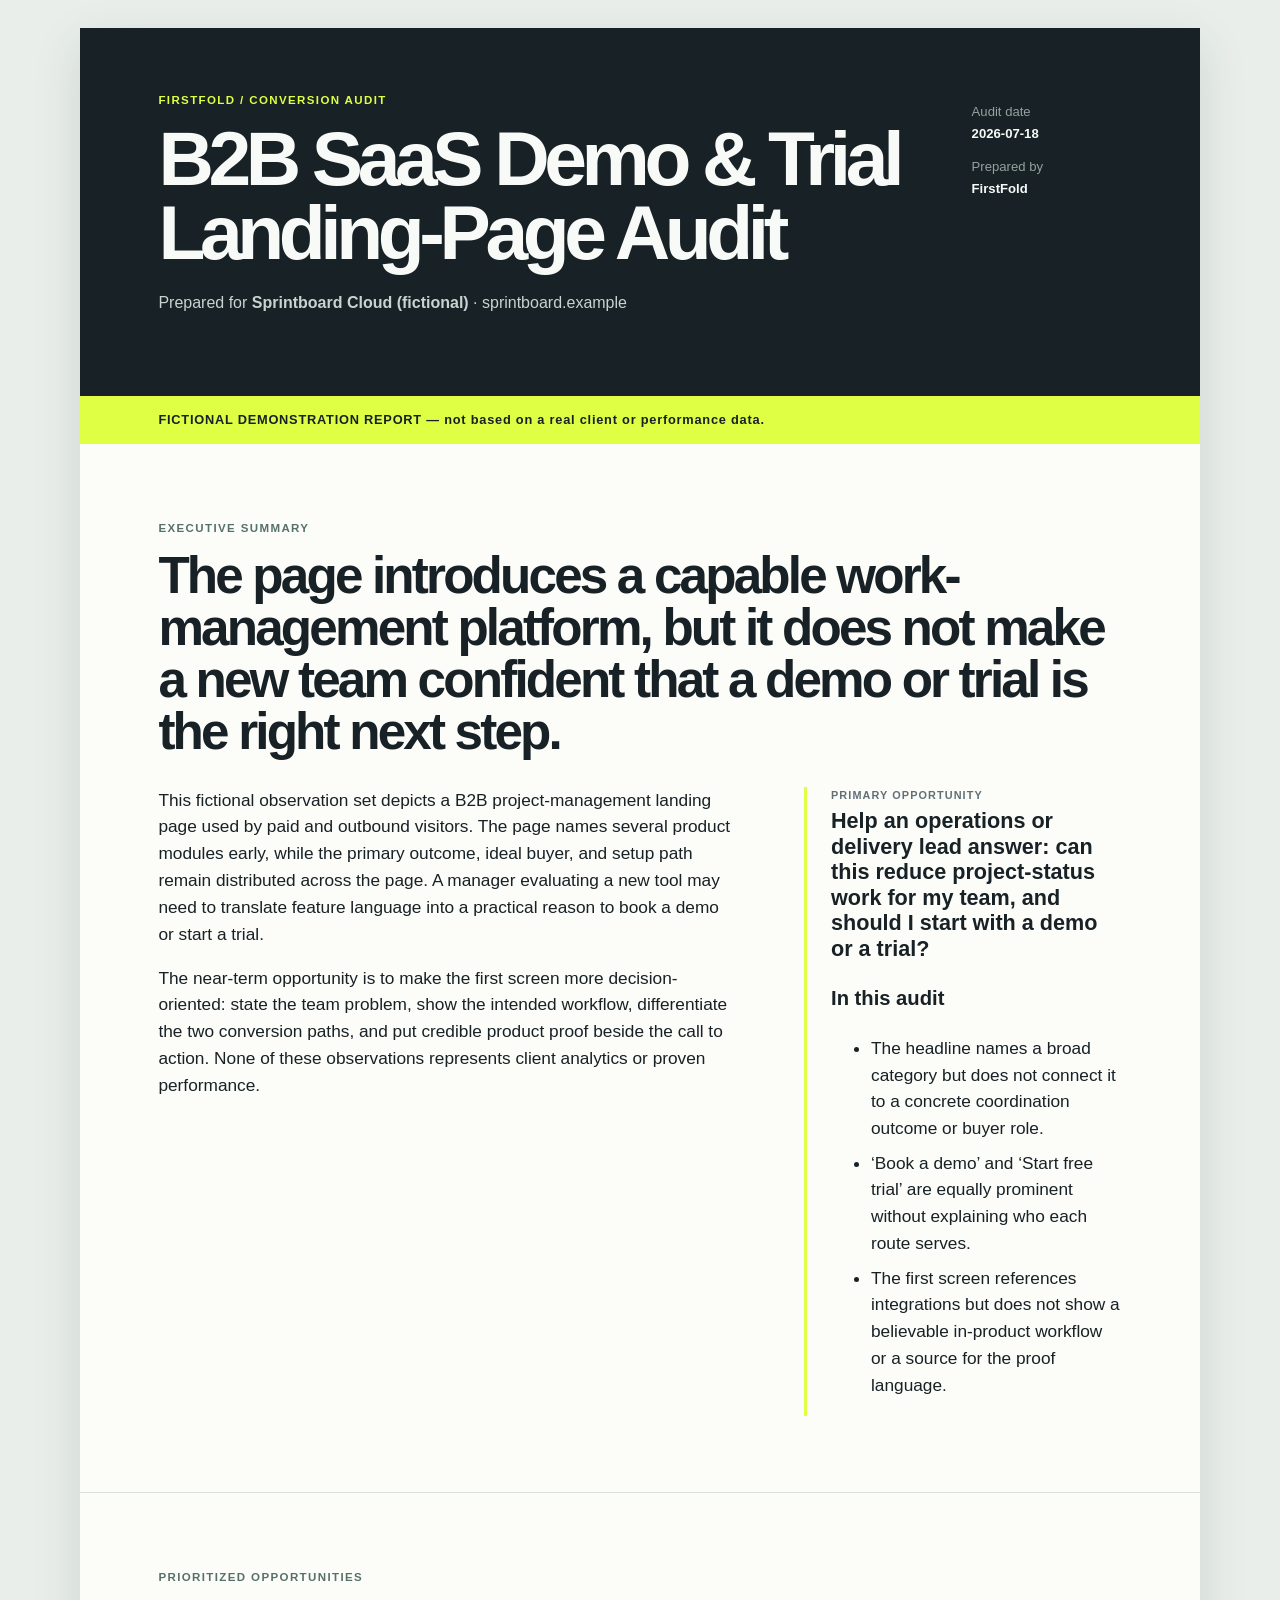
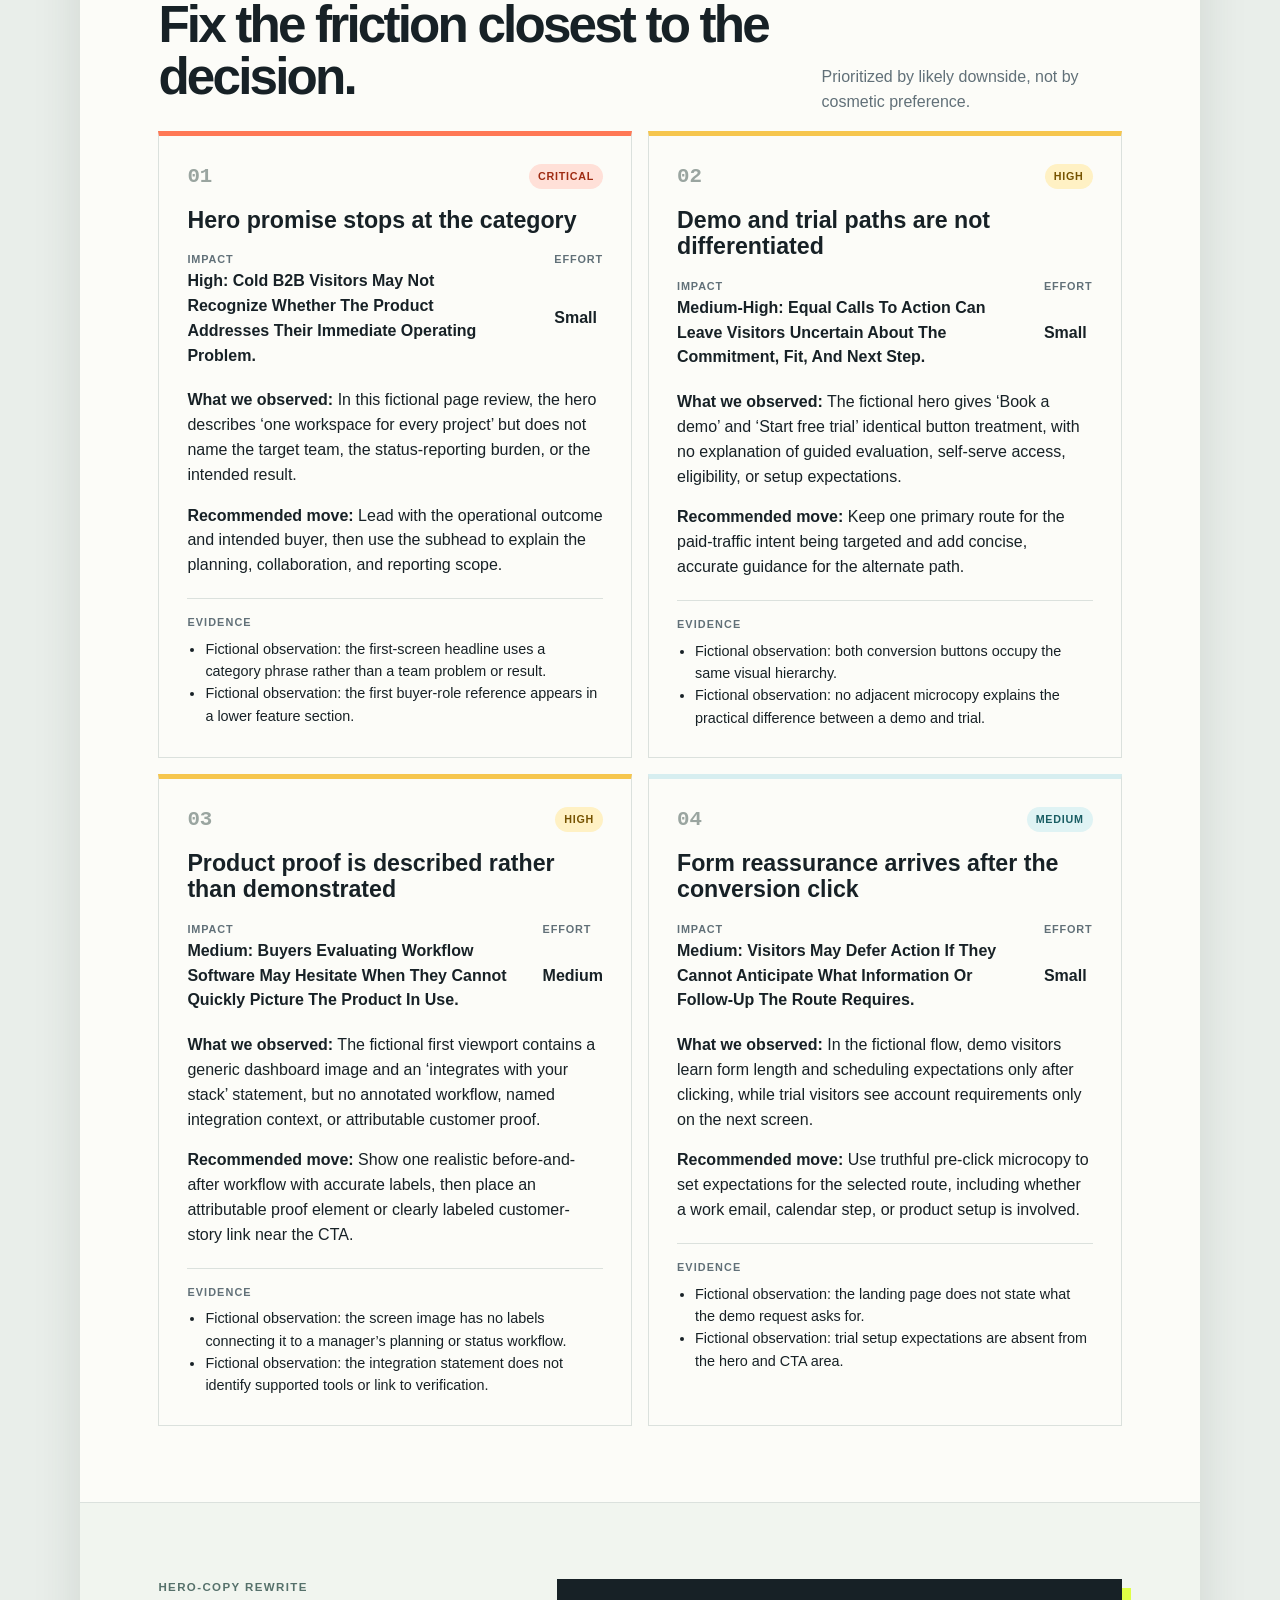
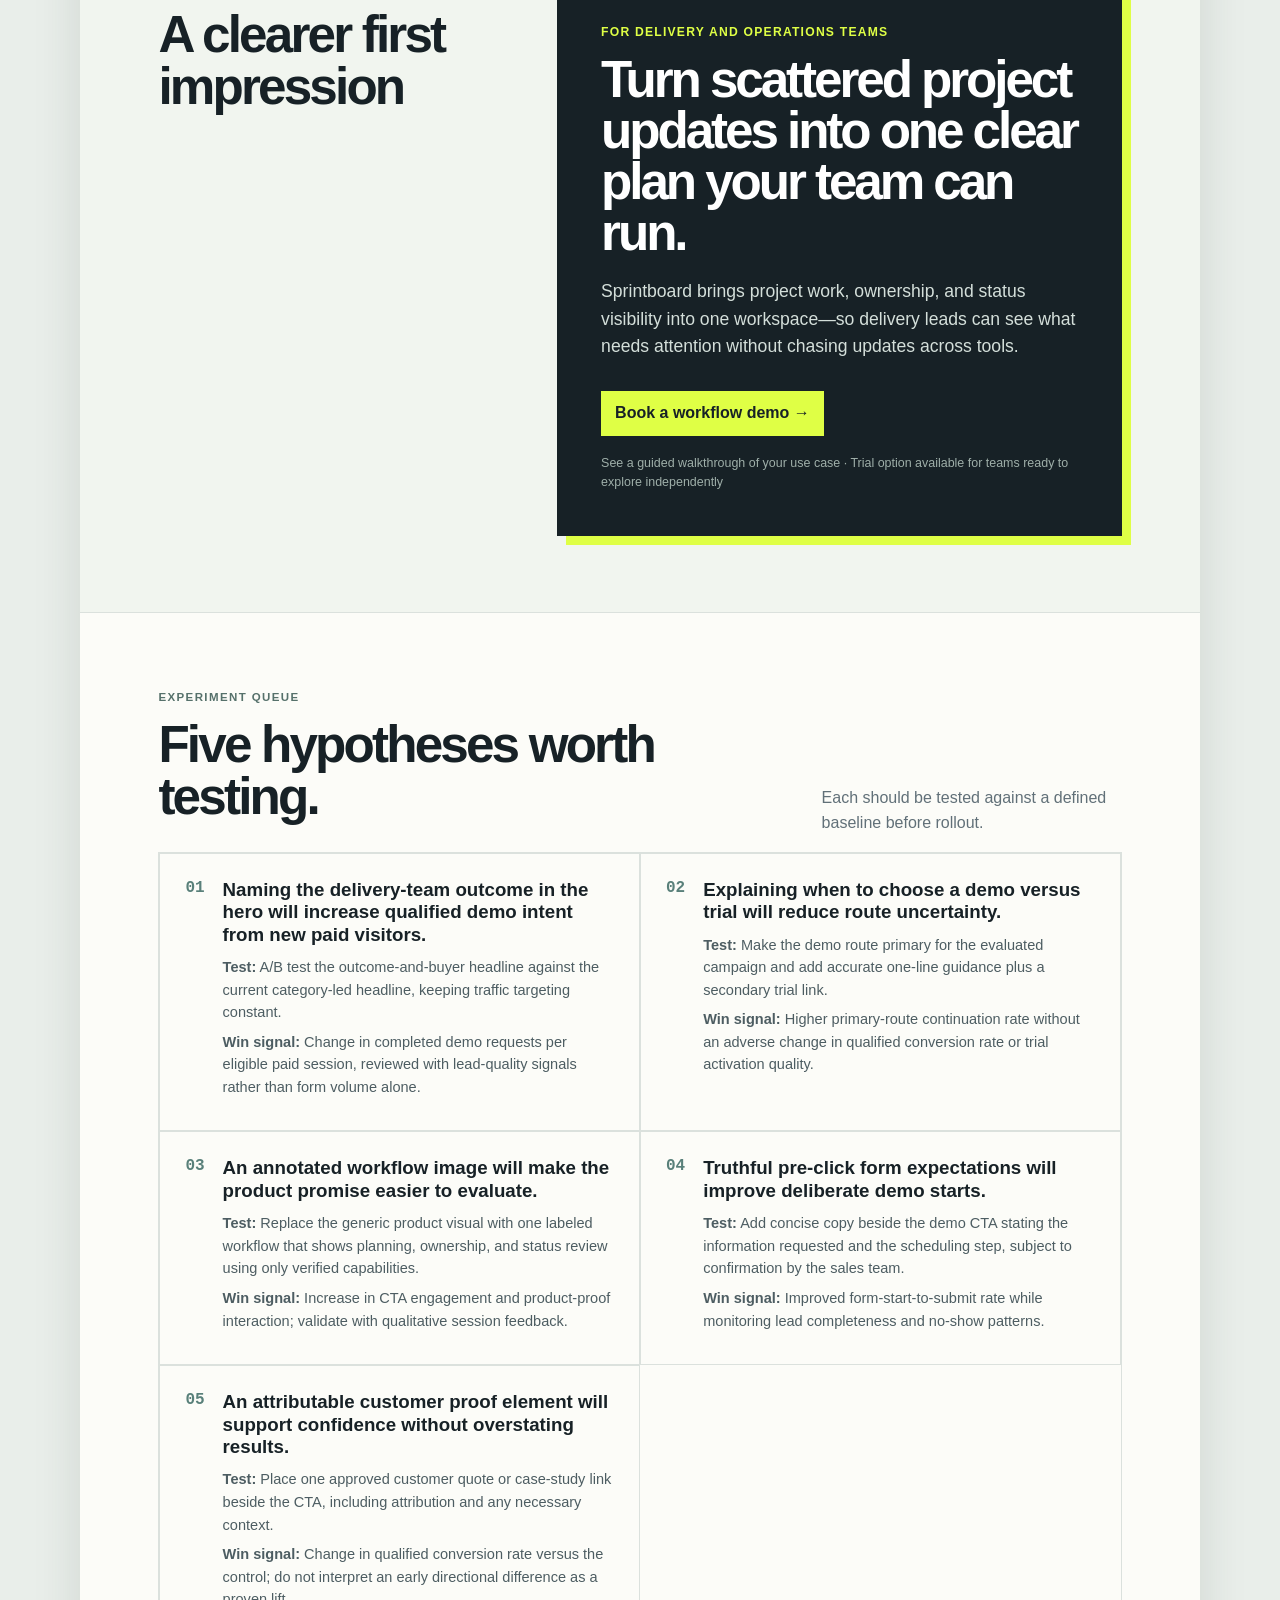
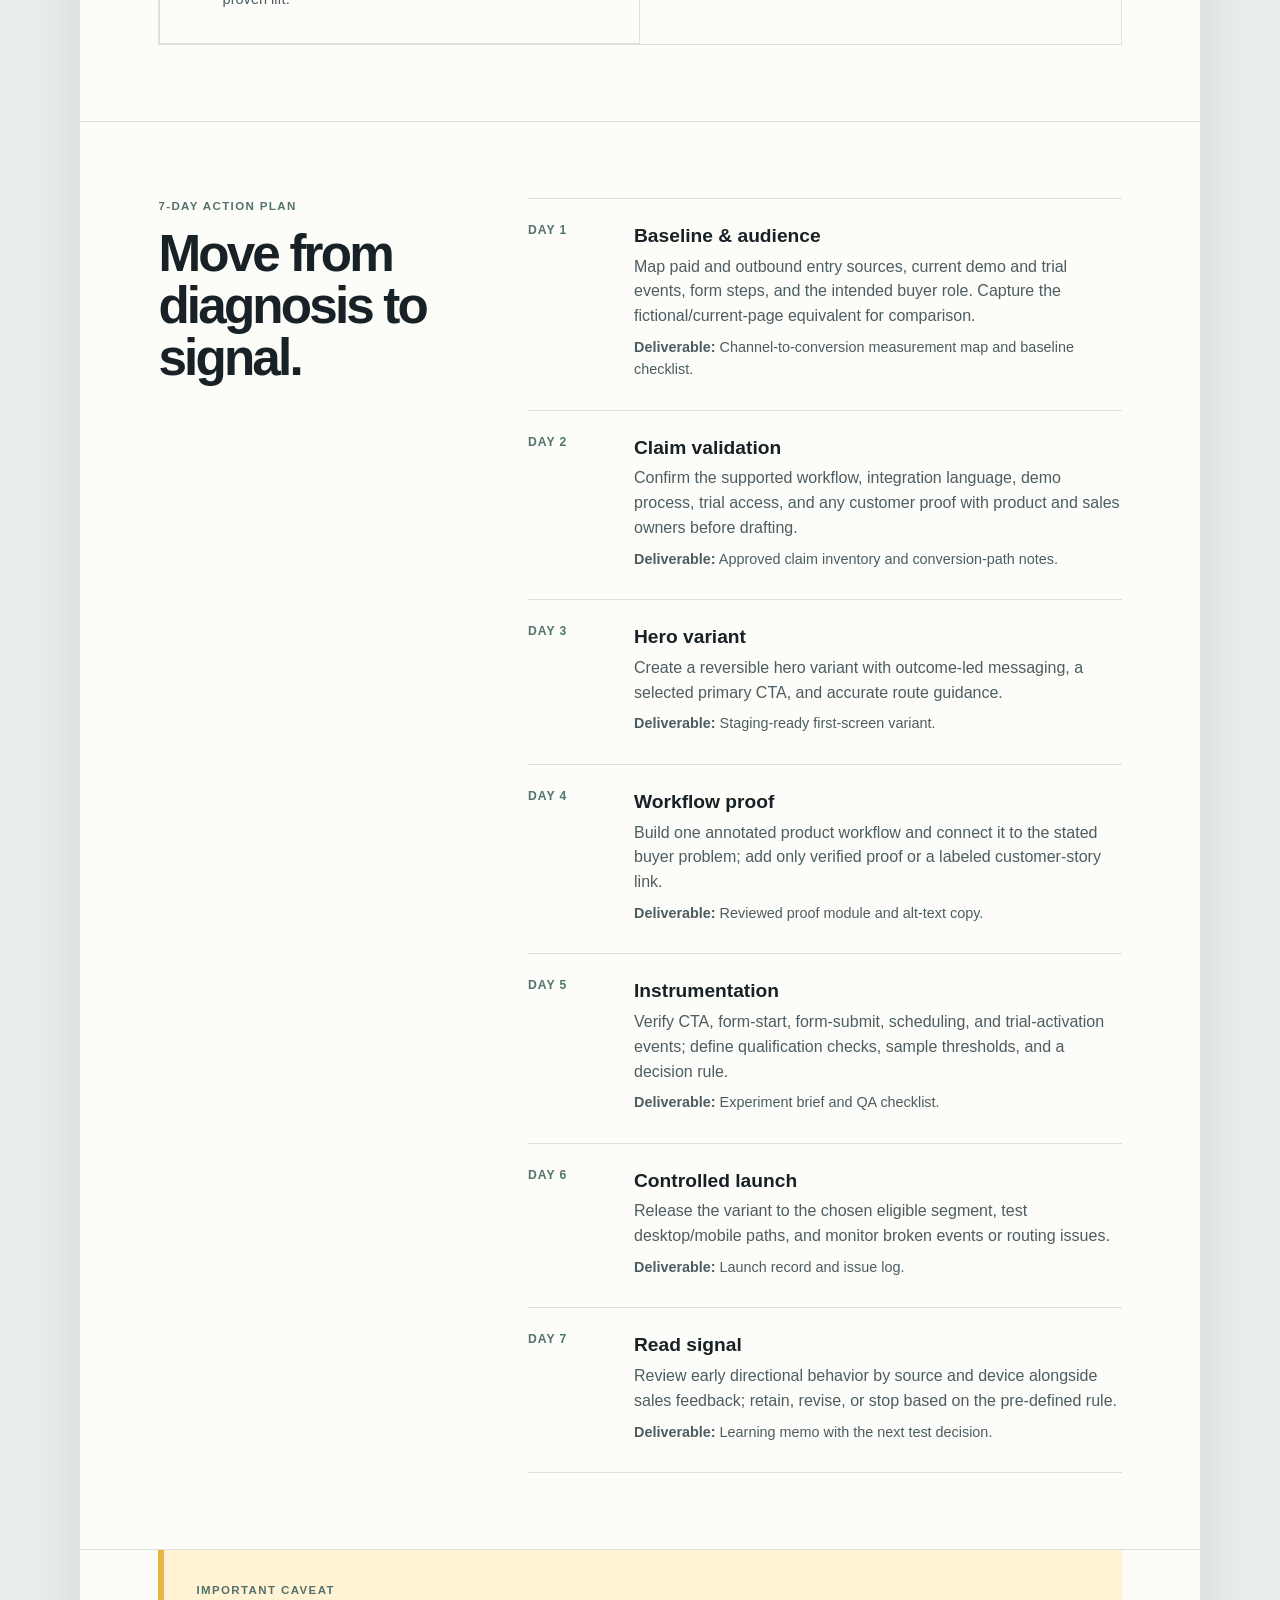
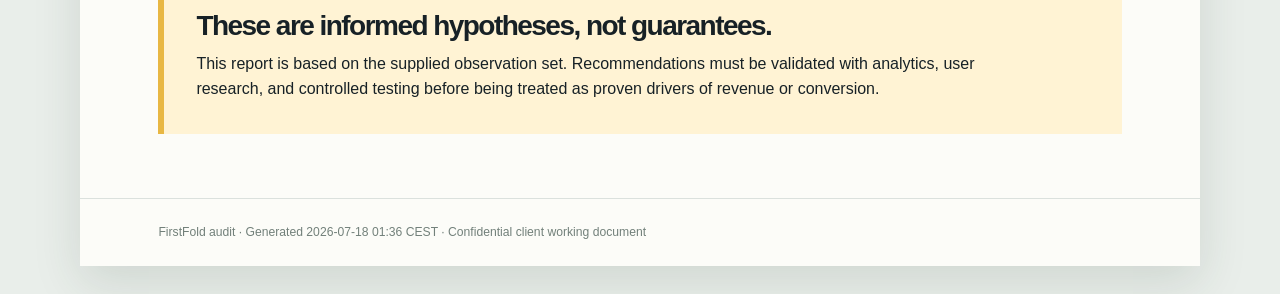
<file: sample-saas.html>
<!doctype html>
<html lang="en">
<head>
  <meta charset="utf-8">
  <meta name="viewport" content="width=device-width, initial-scale=1">
  <meta name="robots" content="noindex,follow">
  <title>B2B SaaS Demo &amp; Trial Landing-Page Audit · Sprintboard Cloud (fictional)</title>
  <style>:root{--ink:#172126;--muted:#617078;--paper:#fcfcf8;--line:#dbe1dd;--lime:#dfff45;--orange:#ff7855;--blue:#d7eef0}*{box-sizing:border-box}body{margin:0;background:#e9eeea;color:var(--ink);font:16px/1.55 Arial,sans-serif}.report{max-width:1120px;margin:28px auto;background:var(--paper);box-shadow:0 16px 45px #263b2b22}.masthead{background:#172126;color:#f7faf7;padding:64px 7%;display:flex;justify-content:space-between;gap:32px}.kicker,.eyebrow{font-size:.72rem;font-weight:800;letter-spacing:.12em;text-transform:uppercase;margin:0 0 12px;color:#56716b}.masthead .kicker{color:var(--lime)}h1,h2,h3,p{margin-top:0}h1{font-size:clamp(2.4rem,6vw,5.4rem);line-height:.96;letter-spacing:-.07em;margin-bottom:22px;max-width:750px}.client{color:#c9d3cf}.meta{display:grid;align-content:start;gap:2px;min-width:150px;font-size:.82rem}.meta span{color:#92a39d;margin-top:10px}.meta strong{font-weight:600}.section{padding:76px 7%;border-bottom:1px solid var(--line)}h2{font-size:clamp(2rem,4vw,3.3rem);line-height:1.02;letter-spacing:-.055em;margin-bottom:28px}.fiction-label{margin:0;padding:14px 7%;background:var(--lime);font-weight:800;font-size:.8rem;letter-spacing:.06em}.summary__grid{display:grid;grid-template-columns:1.45fr .8fr;gap:70px;font-size:1.08rem}.summary__grid aside{border-left:3px solid var(--lime);padding-left:24px}.summary__grid aside span,.evidence>span{display:block;text-transform:uppercase;font-size:.68rem;font-weight:800;letter-spacing:.1em;color:var(--muted)}.summary__grid aside strong{display:block;font-size:1.35rem;line-height:1.18;margin:5px 0 22px}.summary li{margin:.45em 0}.section-heading{display:flex;gap:40px;justify-content:space-between;align-items:end}.section-heading>p{max-width:300px;color:var(--muted)}.issues{display:grid;grid-template-columns:repeat(2,1fr);gap:16px}.issue{padding:28px;border:1px solid var(--line);border-top:5px solid var(--blue)}.issue--critical{border-top-color:var(--orange)}.issue--high{border-top-color:#f6c64e}.issue__topline{display:flex;justify-content:space-between;align-items:center}.issue__number{font:700 1.3rem monospace;color:#9aa5a0}.badge{padding:4px 9px;border-radius:999px;text-transform:uppercase;letter-spacing:.07em;font-size:.67rem;font-weight:800;background:#e9efec}.badge--critical{background:#ffe0d8;color:#9f2b12}.badge--high{background:#fff1c4;color:#765300}.badge--medium{background:#dff3f4;color:#195d63}.issue h3{font-size:1.45rem;line-height:1.15;margin:18px 0}.issue__meta{display:flex;gap:36px;margin:0 0 19px}.issue__meta div{display:grid}.issue__meta dt{font-size:.68rem;text-transform:uppercase;letter-spacing:.08em;color:var(--muted);font-weight:800}.issue__meta dd{margin:1px 0;font-weight:700;text-transform:capitalize}.evidence{margin-top:20px;padding-top:15px;border-top:1px solid var(--line);font-size:.9rem}.evidence ul{padding-left:18px;margin:7px 0 0}.rewrite{display:grid;grid-template-columns:.75fr 1.25fr;gap:60px;background:#f1f5ef}.hero-preview{background:#172126;color:white;padding:44px;box-shadow:9px 9px 0 var(--lime)}.hero-eyebrow{color:var(--lime);font-size:.76rem;font-weight:800;letter-spacing:.1em;text-transform:uppercase}.hero-preview h3{font-size:clamp(2rem,4vw,3.7rem);line-height:1;letter-spacing:-.06em;margin:0 0 20px}.hero-subhead{max-width:520px;color:#d4dfda;font-size:1.1rem}.hero-cta{display:inline-block;background:var(--lime);color:#172126;padding:10px 14px;font-weight:800;margin-top:13px}.hero-note{font-size:.78rem;color:#9fafa9;margin:18px 0 0}.hypotheses{display:grid;grid-template-columns:repeat(2,1fr);gap:0;border:1px solid var(--line)}.hypothesis{display:flex;gap:18px;padding:25px;border:1px solid var(--line)}.hypothesis>span{font:700 1rem monospace;color:#59807a}.hypothesis h3{line-height:1.2;margin-bottom:10px}.hypothesis p{font-size:.91rem;margin-bottom:7px;color:#4d5d62}.plan{display:grid;grid-template-columns:.7fr 1.3fr;gap:50px}.days{border-top:1px solid var(--line)}.day{display:grid;grid-template-columns:86px 1fr;gap:20px;padding:22px 0;border-bottom:1px solid var(--line)}.day__num{font-size:.76rem;font-weight:800;letter-spacing:.08em;text-transform:uppercase;color:#52736d}.day h3{font-size:1.2rem;margin-bottom:4px}.day p{margin-bottom:7px;color:#4d5d62}.deliverable{font-size:.9rem}.caveat{margin:0 7% 64px;padding:32px;background:#fff3d4;border-left:6px solid #e8b743}.caveat h2{font-size:1.75rem;margin-bottom:12px}.caveat p:last-child{margin:0;max-width:780px}footer{padding:24px 7%;font-size:.76rem;color:#72807a;border-top:1px solid var(--line)}@media(max-width:720px){.report{margin:0}.masthead,.section-heading,.summary__grid,.rewrite,.plan{display:block}.masthead{padding-top:42px}.meta{margin-top:30px}.summary__grid aside{margin-top:30px}.issues,.hypotheses{grid-template-columns:1fr}.section-heading>p{margin-bottom:28px}.hero-preview{margin-top:28px;padding:30px}.day{grid-template-columns:70px 1fr}}
</style>
</head>
<body>
  <main class="report">
    <header class="masthead">
      <div><p class="kicker">FirstFold / Conversion audit</p><h1>B2B SaaS Demo &amp; Trial Landing-Page Audit</h1><p class="client">Prepared for <strong>Sprintboard Cloud (fictional)</strong> · sprintboard.example</p></div>
      <div class="meta"><span>Audit date</span><strong>2026-07-18</strong><span>Prepared by</span><strong>FirstFold</strong></div>
    </header>
    <p class="fiction-label">FICTIONAL DEMONSTRATION REPORT — not based on a real client or performance data.</p>
    <section class="summary section"><p class="eyebrow">Executive summary</p><h2>The page introduces a capable work-management platform, but it does not make a new team confident that a demo or trial is the right next step.</h2><div class="summary__grid"><div><p>This fictional observation set depicts a B2B project-management landing page used by paid and outbound visitors. The page names several product modules early, while the primary outcome, ideal buyer, and setup path remain distributed across the page. A manager evaluating a new tool may need to translate feature language into a practical reason to book a demo or start a trial.</p><p>The near-term opportunity is to make the first screen more decision-oriented: state the team problem, show the intended workflow, differentiate the two conversion paths, and put credible product proof beside the call to action. None of these observations represents client analytics or proven performance.</p></div><aside><span>Primary opportunity</span><strong>Help an operations or delivery lead answer: can this reduce project-status work for my team, and should I start with a demo or a trial?</strong><h3>In this audit</h3><ul><li>The headline names a broad category but does not connect it to a concrete coordination outcome or buyer role.</li><li>‘Book a demo’ and ‘Start free trial’ are equally prominent without explaining who each route serves.</li><li>The first screen references integrations but does not show a believable in-product workflow or a source for the proof language.</li></ul></aside></div></section>
    <section class="section"><div class="section-heading"><div><p class="eyebrow">Prioritized opportunities</p><h2>Fix the friction closest to the decision.</h2></div><p>Prioritized by likely downside, not by cosmetic preference.</p></div><div class="issues"><article class="issue issue--critical">
  <div class="issue__topline"><span class="issue__number">01</span><span class="badge badge--critical">critical</span></div>
  <h3>Hero promise stops at the category</h3>
  <dl class="issue__meta"><div><dt>Impact</dt><dd>High: cold B2B visitors may not recognize whether the product addresses their immediate operating problem.</dd></div><div><dt>Effort</dt><dd>small</dd></div></dl>
  <p><strong>What we observed:</strong> In this fictional page review, the hero describes ‘one workspace for every project’ but does not name the target team, the status-reporting burden, or the intended result.</p>
  <p><strong>Recommended move:</strong> Lead with the operational outcome and intended buyer, then use the subhead to explain the planning, collaboration, and reporting scope.</p>
  <div class="evidence"><span>Evidence</span><ul><li>Fictional observation: the first-screen headline uses a category phrase rather than a team problem or result.</li><li>Fictional observation: the first buyer-role reference appears in a lower feature section.</li></ul></div>
</article>
<article class="issue issue--high">
  <div class="issue__topline"><span class="issue__number">02</span><span class="badge badge--high">high</span></div>
  <h3>Demo and trial paths are not differentiated</h3>
  <dl class="issue__meta"><div><dt>Impact</dt><dd>Medium-high: equal calls to action can leave visitors uncertain about the commitment, fit, and next step.</dd></div><div><dt>Effort</dt><dd>small</dd></div></dl>
  <p><strong>What we observed:</strong> The fictional hero gives ‘Book a demo’ and ‘Start free trial’ identical button treatment, with no explanation of guided evaluation, self-serve access, eligibility, or setup expectations.</p>
  <p><strong>Recommended move:</strong> Keep one primary route for the paid-traffic intent being targeted and add concise, accurate guidance for the alternate path.</p>
  <div class="evidence"><span>Evidence</span><ul><li>Fictional observation: both conversion buttons occupy the same visual hierarchy.</li><li>Fictional observation: no adjacent microcopy explains the practical difference between a demo and trial.</li></ul></div>
</article>
<article class="issue issue--high">
  <div class="issue__topline"><span class="issue__number">03</span><span class="badge badge--high">high</span></div>
  <h3>Product proof is described rather than demonstrated</h3>
  <dl class="issue__meta"><div><dt>Impact</dt><dd>Medium: buyers evaluating workflow software may hesitate when they cannot quickly picture the product in use.</dd></div><div><dt>Effort</dt><dd>medium</dd></div></dl>
  <p><strong>What we observed:</strong> The fictional first viewport contains a generic dashboard image and an ‘integrates with your stack’ statement, but no annotated workflow, named integration context, or attributable customer proof.</p>
  <p><strong>Recommended move:</strong> Show one realistic before-and-after workflow with accurate labels, then place an attributable proof element or clearly labeled customer-story link near the CTA.</p>
  <div class="evidence"><span>Evidence</span><ul><li>Fictional observation: the screen image has no labels connecting it to a manager’s planning or status workflow.</li><li>Fictional observation: the integration statement does not identify supported tools or link to verification.</li></ul></div>
</article>
<article class="issue issue--medium">
  <div class="issue__topline"><span class="issue__number">04</span><span class="badge badge--medium">medium</span></div>
  <h3>Form reassurance arrives after the conversion click</h3>
  <dl class="issue__meta"><div><dt>Impact</dt><dd>Medium: visitors may defer action if they cannot anticipate what information or follow-up the route requires.</dd></div><div><dt>Effort</dt><dd>small</dd></div></dl>
  <p><strong>What we observed:</strong> In the fictional flow, demo visitors learn form length and scheduling expectations only after clicking, while trial visitors see account requirements only on the next screen.</p>
  <p><strong>Recommended move:</strong> Use truthful pre-click microcopy to set expectations for the selected route, including whether a work email, calendar step, or product setup is involved.</p>
  <div class="evidence"><span>Evidence</span><ul><li>Fictional observation: the landing page does not state what the demo request asks for.</li><li>Fictional observation: trial setup expectations are absent from the hero and CTA area.</li></ul></div>
</article></div></section>
    <section class="rewrite section"><div><p class="eyebrow">Hero-copy rewrite</p><h2>A clearer first impression</h2></div><div class="hero-preview"><p class="hero-eyebrow">For delivery and operations teams</p><h3>Turn scattered project updates into one clear plan your team can run.</h3><p class="hero-subhead">Sprintboard brings project work, ownership, and status visibility into one workspace—so delivery leads can see what needs attention without chasing updates across tools.</p><span class="hero-cta">Book a workflow demo →</span><p class="hero-note">See a guided walkthrough of your use case · Trial option available for teams ready to explore independently</p></div></section>
    <section class="section"><div class="section-heading"><div><p class="eyebrow">Experiment queue</p><h2>Five hypotheses worth testing.</h2></div><p>Each should be tested against a defined baseline before rollout.</p></div><div class="hypotheses"><article class="hypothesis"><span>01</span><div><h3>Naming the delivery-team outcome in the hero will increase qualified demo intent from new paid visitors.</h3><p><strong>Test:</strong> A/B test the outcome-and-buyer headline against the current category-led headline, keeping traffic targeting constant.</p><p><strong>Win signal:</strong> Change in completed demo requests per eligible paid session, reviewed with lead-quality signals rather than form volume alone.</p></div></article>
<article class="hypothesis"><span>02</span><div><h3>Explaining when to choose a demo versus trial will reduce route uncertainty.</h3><p><strong>Test:</strong> Make the demo route primary for the evaluated campaign and add accurate one-line guidance plus a secondary trial link.</p><p><strong>Win signal:</strong> Higher primary-route continuation rate without an adverse change in qualified conversion rate or trial activation quality.</p></div></article>
<article class="hypothesis"><span>03</span><div><h3>An annotated workflow image will make the product promise easier to evaluate.</h3><p><strong>Test:</strong> Replace the generic product visual with one labeled workflow that shows planning, ownership, and status review using only verified capabilities.</p><p><strong>Win signal:</strong> Increase in CTA engagement and product-proof interaction; validate with qualitative session feedback.</p></div></article>
<article class="hypothesis"><span>04</span><div><h3>Truthful pre-click form expectations will improve deliberate demo starts.</h3><p><strong>Test:</strong> Add concise copy beside the demo CTA stating the information requested and the scheduling step, subject to confirmation by the sales team.</p><p><strong>Win signal:</strong> Improved form-start-to-submit rate while monitoring lead completeness and no-show patterns.</p></div></article>
<article class="hypothesis"><span>05</span><div><h3>An attributable customer proof element will support confidence without overstating results.</h3><p><strong>Test:</strong> Place one approved customer quote or case-study link beside the CTA, including attribution and any necessary context.</p><p><strong>Win signal:</strong> Change in qualified conversion rate versus the control; do not interpret an early directional difference as a proven lift.</p></div></article></div></section>
    <section class="plan section"><div><p class="eyebrow">7-day action plan</p><h2>Move from diagnosis to signal.</h2></div><div class="days"><article class="day"><span class="day__num">Day 1</span><div><h3>Baseline &amp; audience</h3><p>Map paid and outbound entry sources, current demo and trial events, form steps, and the intended buyer role. Capture the fictional/current-page equivalent for comparison.</p><p class="deliverable"><strong>Deliverable:</strong> Channel-to-conversion measurement map and baseline checklist.</p></div></article>
<article class="day"><span class="day__num">Day 2</span><div><h3>Claim validation</h3><p>Confirm the supported workflow, integration language, demo process, trial access, and any customer proof with product and sales owners before drafting.</p><p class="deliverable"><strong>Deliverable:</strong> Approved claim inventory and conversion-path notes.</p></div></article>
<article class="day"><span class="day__num">Day 3</span><div><h3>Hero variant</h3><p>Create a reversible hero variant with outcome-led messaging, a selected primary CTA, and accurate route guidance.</p><p class="deliverable"><strong>Deliverable:</strong> Staging-ready first-screen variant.</p></div></article>
<article class="day"><span class="day__num">Day 4</span><div><h3>Workflow proof</h3><p>Build one annotated product workflow and connect it to the stated buyer problem; add only verified proof or a labeled customer-story link.</p><p class="deliverable"><strong>Deliverable:</strong> Reviewed proof module and alt-text copy.</p></div></article>
<article class="day"><span class="day__num">Day 5</span><div><h3>Instrumentation</h3><p>Verify CTA, form-start, form-submit, scheduling, and trial-activation events; define qualification checks, sample thresholds, and a decision rule.</p><p class="deliverable"><strong>Deliverable:</strong> Experiment brief and QA checklist.</p></div></article>
<article class="day"><span class="day__num">Day 6</span><div><h3>Controlled launch</h3><p>Release the variant to the chosen eligible segment, test desktop/mobile paths, and monitor broken events or routing issues.</p><p class="deliverable"><strong>Deliverable:</strong> Launch record and issue log.</p></div></article>
<article class="day"><span class="day__num">Day 7</span><div><h3>Read signal</h3><p>Review early directional behavior by source and device alongside sales feedback; retain, revise, or stop based on the pre-defined rule.</p><p class="deliverable"><strong>Deliverable:</strong> Learning memo with the next test decision.</p></div></article></div></section>
    <section class="caveat"><p class="eyebrow">Important caveat</p><h2>These are informed hypotheses, not guarantees.</h2><p>This report is based on the supplied observation set. Recommendations must be validated with analytics, user research, and controlled testing before being treated as proven drivers of revenue or conversion.</p></section>
    <footer>FirstFold audit · Generated 2026-07-18 01:36 CEST · Confidential client working document</footer>
  </main>
</body>
</html>
</file>
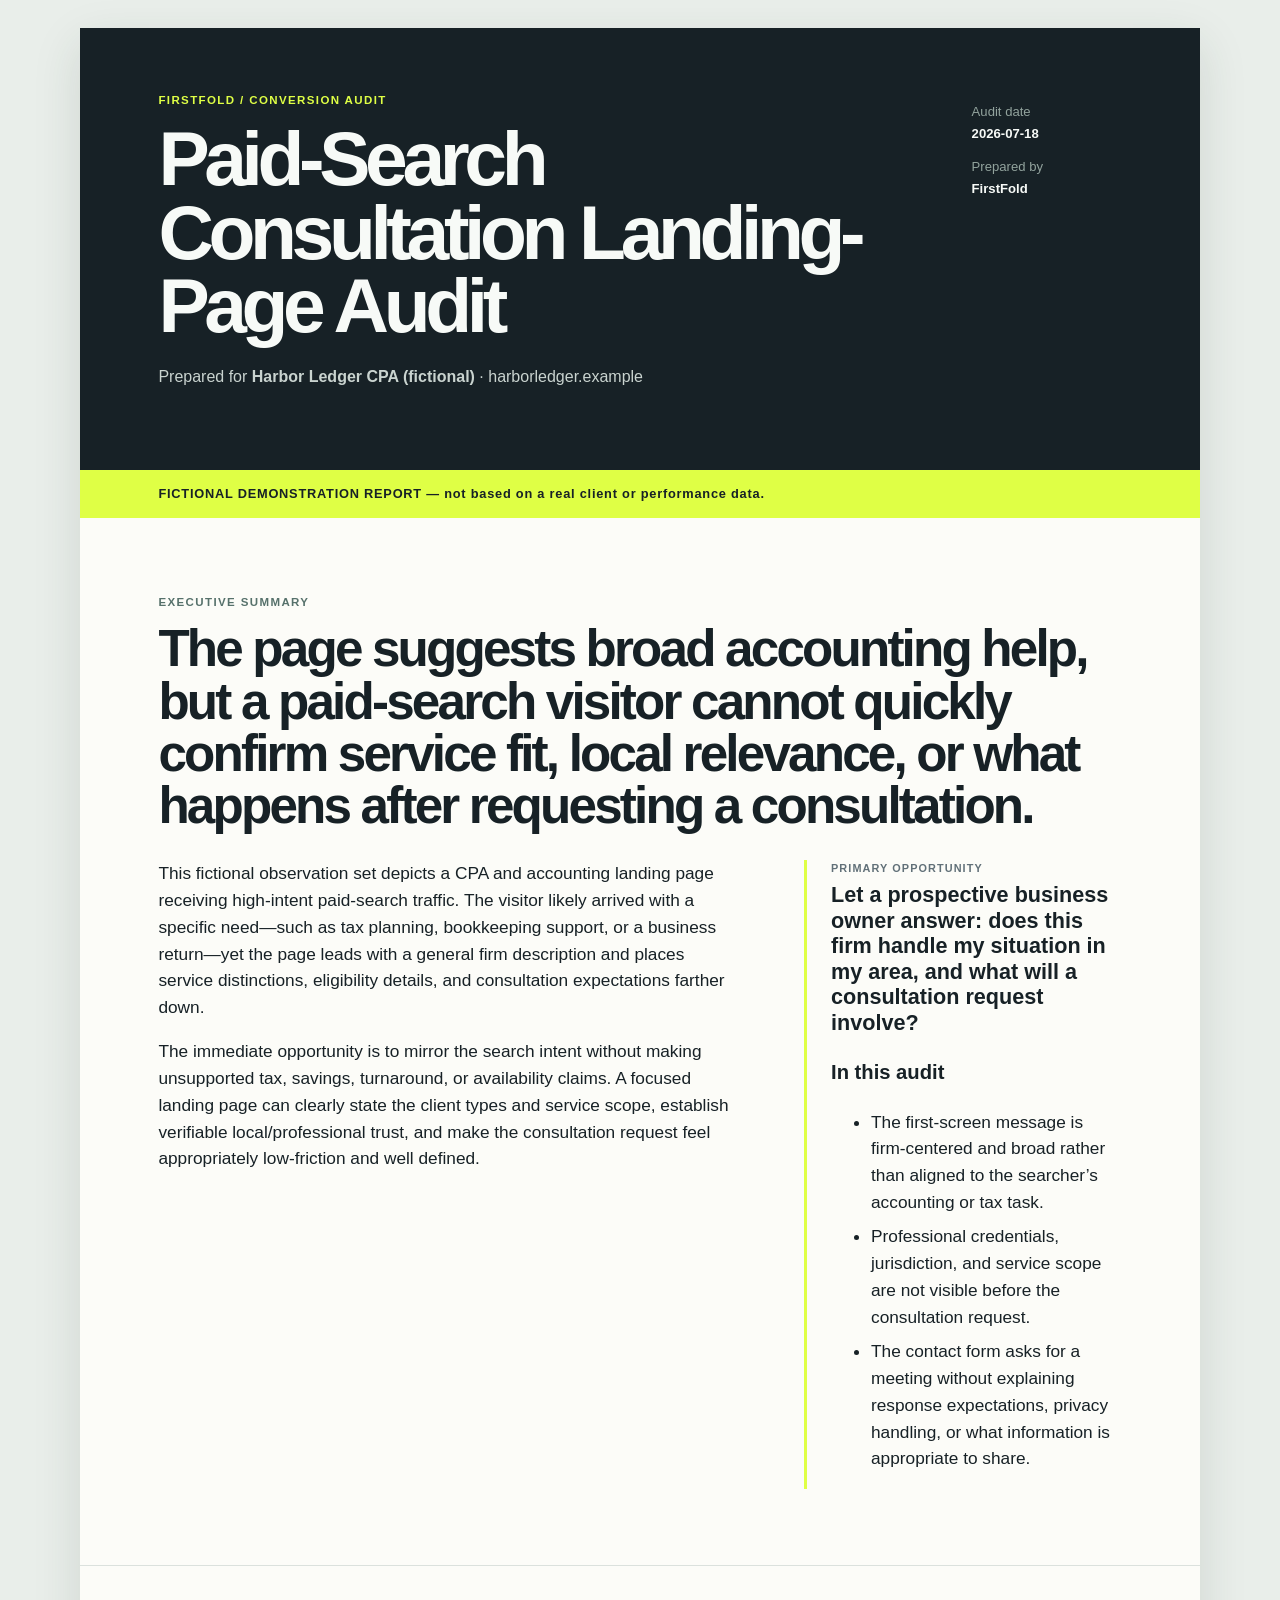
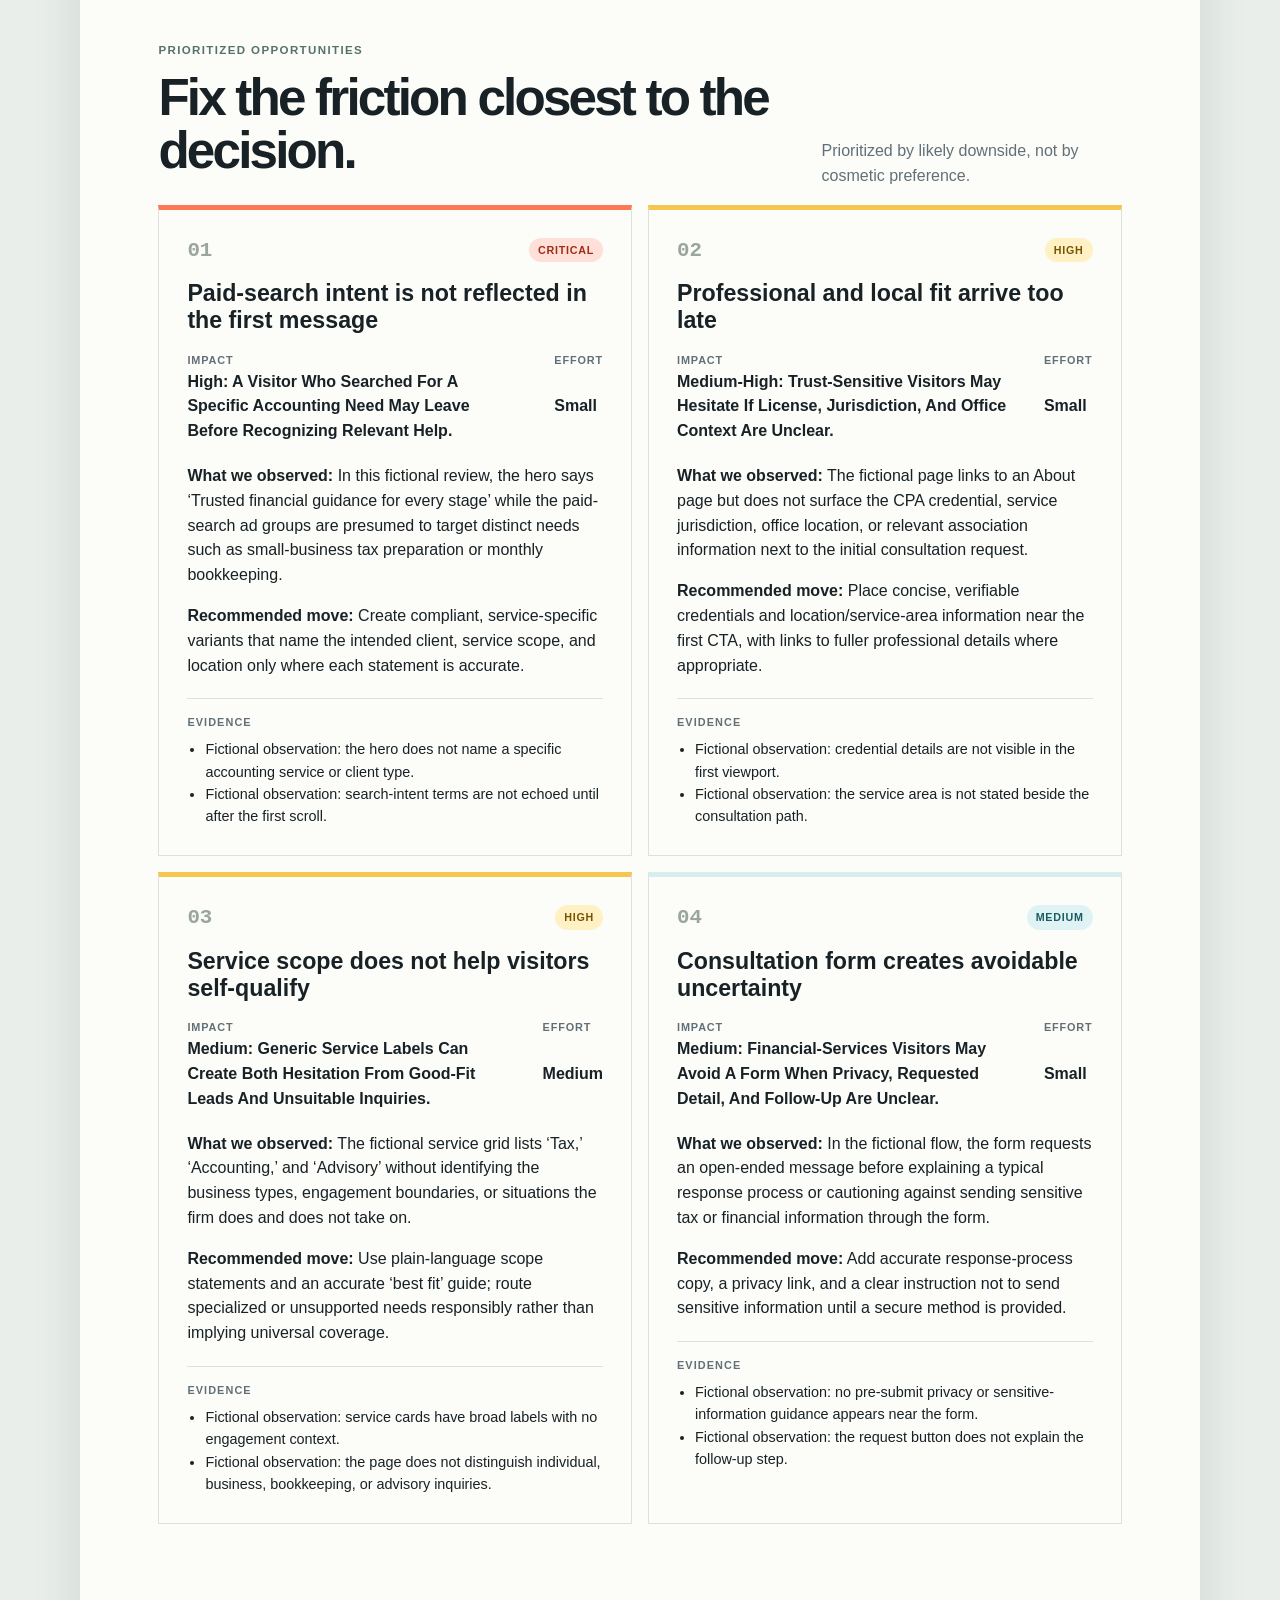
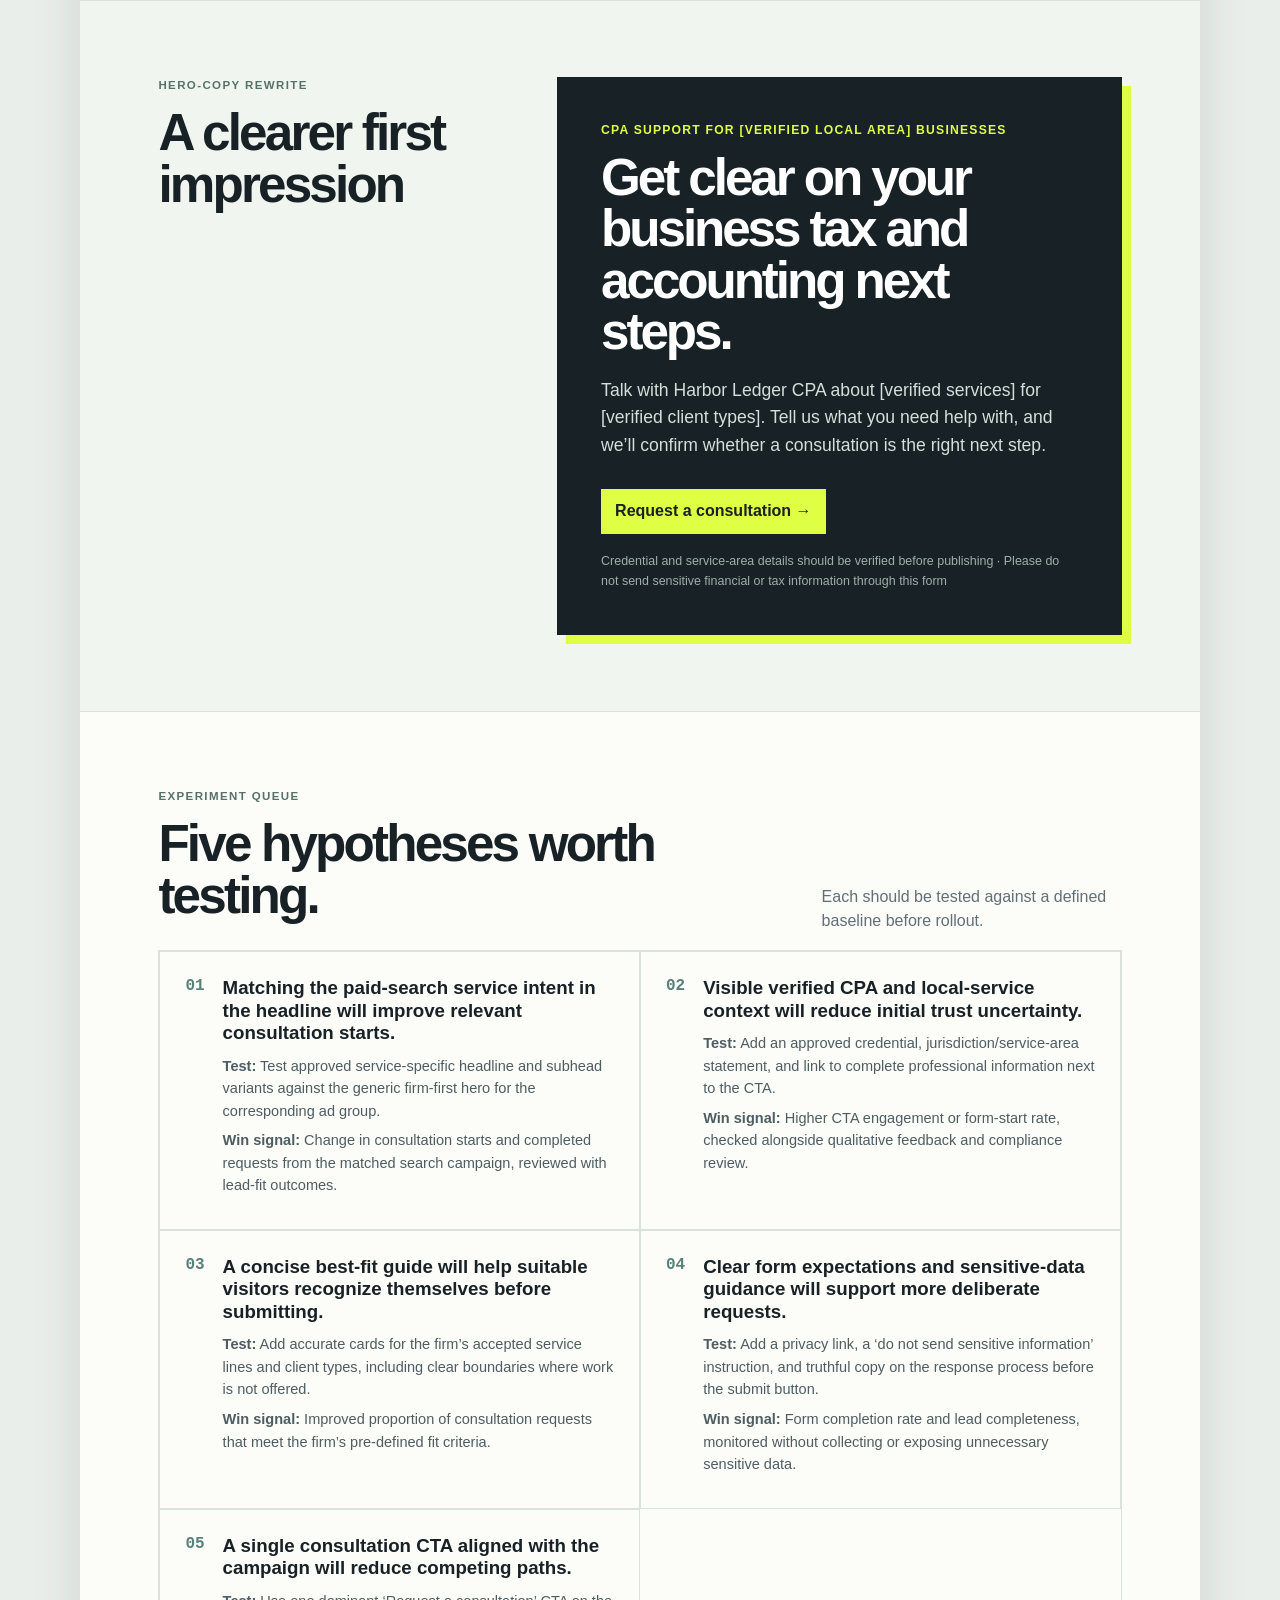
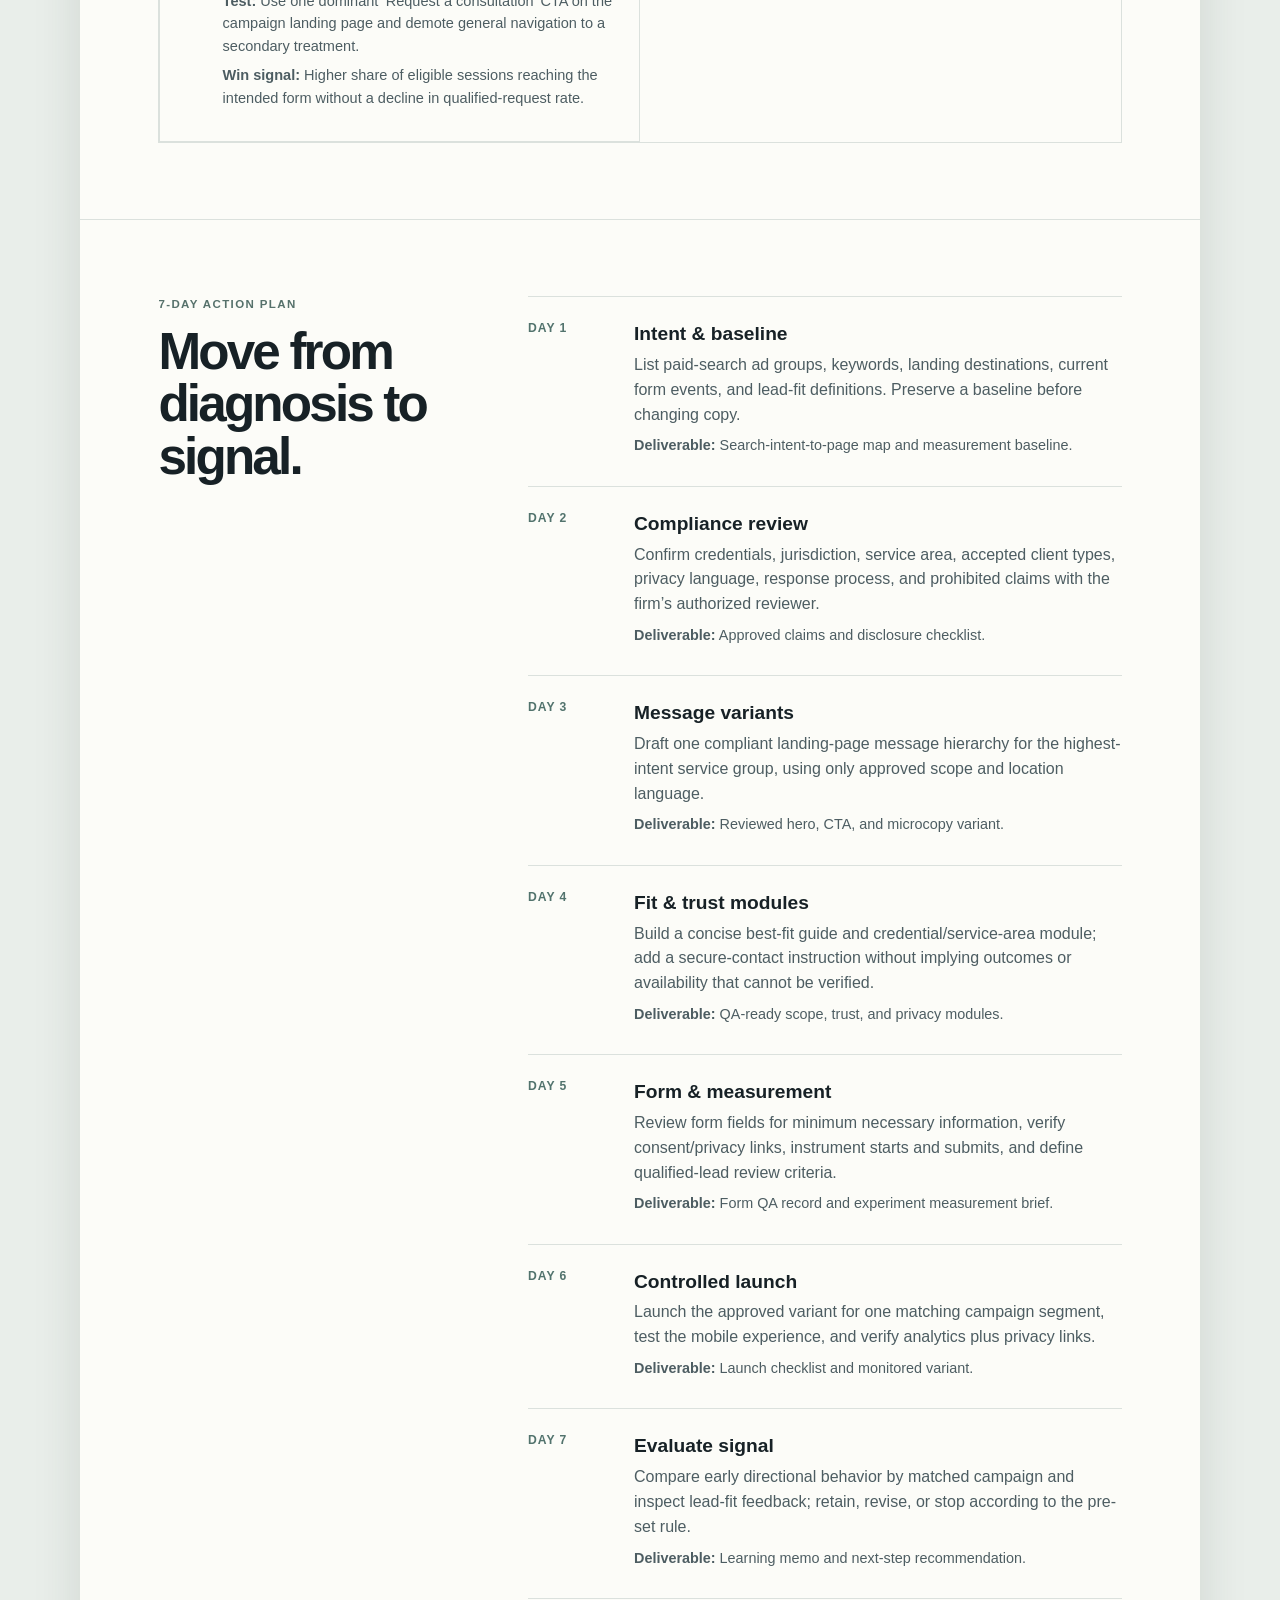
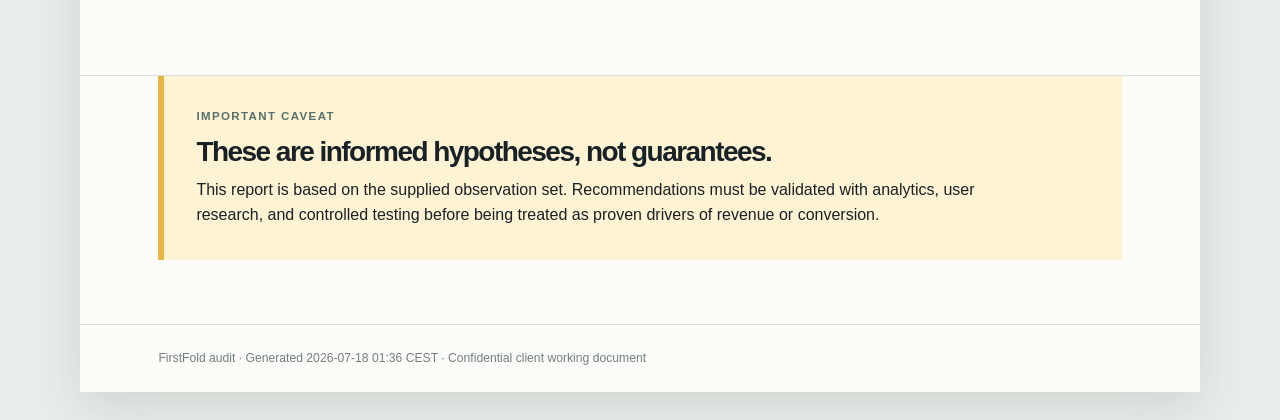
<file: sample-services.html>
<!doctype html>
<html lang="en">
<head>
  <meta charset="utf-8">
  <meta name="viewport" content="width=device-width, initial-scale=1">
  <meta name="robots" content="noindex,follow">
  <title>Paid-Search Consultation Landing-Page Audit · Harbor Ledger CPA (fictional)</title>
  <style>:root{--ink:#172126;--muted:#617078;--paper:#fcfcf8;--line:#dbe1dd;--lime:#dfff45;--orange:#ff7855;--blue:#d7eef0}*{box-sizing:border-box}body{margin:0;background:#e9eeea;color:var(--ink);font:16px/1.55 Arial,sans-serif}.report{max-width:1120px;margin:28px auto;background:var(--paper);box-shadow:0 16px 45px #263b2b22}.masthead{background:#172126;color:#f7faf7;padding:64px 7%;display:flex;justify-content:space-between;gap:32px}.kicker,.eyebrow{font-size:.72rem;font-weight:800;letter-spacing:.12em;text-transform:uppercase;margin:0 0 12px;color:#56716b}.masthead .kicker{color:var(--lime)}h1,h2,h3,p{margin-top:0}h1{font-size:clamp(2.4rem,6vw,5.4rem);line-height:.96;letter-spacing:-.07em;margin-bottom:22px;max-width:750px}.client{color:#c9d3cf}.meta{display:grid;align-content:start;gap:2px;min-width:150px;font-size:.82rem}.meta span{color:#92a39d;margin-top:10px}.meta strong{font-weight:600}.section{padding:76px 7%;border-bottom:1px solid var(--line)}h2{font-size:clamp(2rem,4vw,3.3rem);line-height:1.02;letter-spacing:-.055em;margin-bottom:28px}.fiction-label{margin:0;padding:14px 7%;background:var(--lime);font-weight:800;font-size:.8rem;letter-spacing:.06em}.summary__grid{display:grid;grid-template-columns:1.45fr .8fr;gap:70px;font-size:1.08rem}.summary__grid aside{border-left:3px solid var(--lime);padding-left:24px}.summary__grid aside span,.evidence>span{display:block;text-transform:uppercase;font-size:.68rem;font-weight:800;letter-spacing:.1em;color:var(--muted)}.summary__grid aside strong{display:block;font-size:1.35rem;line-height:1.18;margin:5px 0 22px}.summary li{margin:.45em 0}.section-heading{display:flex;gap:40px;justify-content:space-between;align-items:end}.section-heading>p{max-width:300px;color:var(--muted)}.issues{display:grid;grid-template-columns:repeat(2,1fr);gap:16px}.issue{padding:28px;border:1px solid var(--line);border-top:5px solid var(--blue)}.issue--critical{border-top-color:var(--orange)}.issue--high{border-top-color:#f6c64e}.issue__topline{display:flex;justify-content:space-between;align-items:center}.issue__number{font:700 1.3rem monospace;color:#9aa5a0}.badge{padding:4px 9px;border-radius:999px;text-transform:uppercase;letter-spacing:.07em;font-size:.67rem;font-weight:800;background:#e9efec}.badge--critical{background:#ffe0d8;color:#9f2b12}.badge--high{background:#fff1c4;color:#765300}.badge--medium{background:#dff3f4;color:#195d63}.issue h3{font-size:1.45rem;line-height:1.15;margin:18px 0}.issue__meta{display:flex;gap:36px;margin:0 0 19px}.issue__meta div{display:grid}.issue__meta dt{font-size:.68rem;text-transform:uppercase;letter-spacing:.08em;color:var(--muted);font-weight:800}.issue__meta dd{margin:1px 0;font-weight:700;text-transform:capitalize}.evidence{margin-top:20px;padding-top:15px;border-top:1px solid var(--line);font-size:.9rem}.evidence ul{padding-left:18px;margin:7px 0 0}.rewrite{display:grid;grid-template-columns:.75fr 1.25fr;gap:60px;background:#f1f5ef}.hero-preview{background:#172126;color:white;padding:44px;box-shadow:9px 9px 0 var(--lime)}.hero-eyebrow{color:var(--lime);font-size:.76rem;font-weight:800;letter-spacing:.1em;text-transform:uppercase}.hero-preview h3{font-size:clamp(2rem,4vw,3.7rem);line-height:1;letter-spacing:-.06em;margin:0 0 20px}.hero-subhead{max-width:520px;color:#d4dfda;font-size:1.1rem}.hero-cta{display:inline-block;background:var(--lime);color:#172126;padding:10px 14px;font-weight:800;margin-top:13px}.hero-note{font-size:.78rem;color:#9fafa9;margin:18px 0 0}.hypotheses{display:grid;grid-template-columns:repeat(2,1fr);gap:0;border:1px solid var(--line)}.hypothesis{display:flex;gap:18px;padding:25px;border:1px solid var(--line)}.hypothesis>span{font:700 1rem monospace;color:#59807a}.hypothesis h3{line-height:1.2;margin-bottom:10px}.hypothesis p{font-size:.91rem;margin-bottom:7px;color:#4d5d62}.plan{display:grid;grid-template-columns:.7fr 1.3fr;gap:50px}.days{border-top:1px solid var(--line)}.day{display:grid;grid-template-columns:86px 1fr;gap:20px;padding:22px 0;border-bottom:1px solid var(--line)}.day__num{font-size:.76rem;font-weight:800;letter-spacing:.08em;text-transform:uppercase;color:#52736d}.day h3{font-size:1.2rem;margin-bottom:4px}.day p{margin-bottom:7px;color:#4d5d62}.deliverable{font-size:.9rem}.caveat{margin:0 7% 64px;padding:32px;background:#fff3d4;border-left:6px solid #e8b743}.caveat h2{font-size:1.75rem;margin-bottom:12px}.caveat p:last-child{margin:0;max-width:780px}footer{padding:24px 7%;font-size:.76rem;color:#72807a;border-top:1px solid var(--line)}@media(max-width:720px){.report{margin:0}.masthead,.section-heading,.summary__grid,.rewrite,.plan{display:block}.masthead{padding-top:42px}.meta{margin-top:30px}.summary__grid aside{margin-top:30px}.issues,.hypotheses{grid-template-columns:1fr}.section-heading>p{margin-bottom:28px}.hero-preview{margin-top:28px;padding:30px}.day{grid-template-columns:70px 1fr}}
</style>
</head>
<body>
  <main class="report">
    <header class="masthead">
      <div><p class="kicker">FirstFold / Conversion audit</p><h1>Paid-Search Consultation Landing-Page Audit</h1><p class="client">Prepared for <strong>Harbor Ledger CPA (fictional)</strong> · harborledger.example</p></div>
      <div class="meta"><span>Audit date</span><strong>2026-07-18</strong><span>Prepared by</span><strong>FirstFold</strong></div>
    </header>
    <p class="fiction-label">FICTIONAL DEMONSTRATION REPORT — not based on a real client or performance data.</p>
    <section class="summary section"><p class="eyebrow">Executive summary</p><h2>The page suggests broad accounting help, but a paid-search visitor cannot quickly confirm service fit, local relevance, or what happens after requesting a consultation.</h2><div class="summary__grid"><div><p>This fictional observation set depicts a CPA and accounting landing page receiving high-intent paid-search traffic. The visitor likely arrived with a specific need—such as tax planning, bookkeeping support, or a business return—yet the page leads with a general firm description and places service distinctions, eligibility details, and consultation expectations farther down.</p><p>The immediate opportunity is to mirror the search intent without making unsupported tax, savings, turnaround, or availability claims. A focused landing page can clearly state the client types and service scope, establish verifiable local/professional trust, and make the consultation request feel appropriately low-friction and well defined.</p></div><aside><span>Primary opportunity</span><strong>Let a prospective business owner answer: does this firm handle my situation in my area, and what will a consultation request involve?</strong><h3>In this audit</h3><ul><li>The first-screen message is firm-centered and broad rather than aligned to the searcher’s accounting or tax task.</li><li>Professional credentials, jurisdiction, and service scope are not visible before the consultation request.</li><li>The contact form asks for a meeting without explaining response expectations, privacy handling, or what information is appropriate to share.</li></ul></aside></div></section>
    <section class="section"><div class="section-heading"><div><p class="eyebrow">Prioritized opportunities</p><h2>Fix the friction closest to the decision.</h2></div><p>Prioritized by likely downside, not by cosmetic preference.</p></div><div class="issues"><article class="issue issue--critical">
  <div class="issue__topline"><span class="issue__number">01</span><span class="badge badge--critical">critical</span></div>
  <h3>Paid-search intent is not reflected in the first message</h3>
  <dl class="issue__meta"><div><dt>Impact</dt><dd>High: a visitor who searched for a specific accounting need may leave before recognizing relevant help.</dd></div><div><dt>Effort</dt><dd>small</dd></div></dl>
  <p><strong>What we observed:</strong> In this fictional review, the hero says ‘Trusted financial guidance for every stage’ while the paid-search ad groups are presumed to target distinct needs such as small-business tax preparation or monthly bookkeeping.</p>
  <p><strong>Recommended move:</strong> Create compliant, service-specific variants that name the intended client, service scope, and location only where each statement is accurate.</p>
  <div class="evidence"><span>Evidence</span><ul><li>Fictional observation: the hero does not name a specific accounting service or client type.</li><li>Fictional observation: search-intent terms are not echoed until after the first scroll.</li></ul></div>
</article>
<article class="issue issue--high">
  <div class="issue__topline"><span class="issue__number">02</span><span class="badge badge--high">high</span></div>
  <h3>Professional and local fit arrive too late</h3>
  <dl class="issue__meta"><div><dt>Impact</dt><dd>Medium-high: trust-sensitive visitors may hesitate if license, jurisdiction, and office context are unclear.</dd></div><div><dt>Effort</dt><dd>small</dd></div></dl>
  <p><strong>What we observed:</strong> The fictional page links to an About page but does not surface the CPA credential, service jurisdiction, office location, or relevant association information next to the initial consultation request.</p>
  <p><strong>Recommended move:</strong> Place concise, verifiable credentials and location/service-area information near the first CTA, with links to fuller professional details where appropriate.</p>
  <div class="evidence"><span>Evidence</span><ul><li>Fictional observation: credential details are not visible in the first viewport.</li><li>Fictional observation: the service area is not stated beside the consultation path.</li></ul></div>
</article>
<article class="issue issue--high">
  <div class="issue__topline"><span class="issue__number">03</span><span class="badge badge--high">high</span></div>
  <h3>Service scope does not help visitors self-qualify</h3>
  <dl class="issue__meta"><div><dt>Impact</dt><dd>Medium: generic service labels can create both hesitation from good-fit leads and unsuitable inquiries.</dd></div><div><dt>Effort</dt><dd>medium</dd></div></dl>
  <p><strong>What we observed:</strong> The fictional service grid lists ‘Tax,’ ‘Accounting,’ and ‘Advisory’ without identifying the business types, engagement boundaries, or situations the firm does and does not take on.</p>
  <p><strong>Recommended move:</strong> Use plain-language scope statements and an accurate ‘best fit’ guide; route specialized or unsupported needs responsibly rather than implying universal coverage.</p>
  <div class="evidence"><span>Evidence</span><ul><li>Fictional observation: service cards have broad labels with no engagement context.</li><li>Fictional observation: the page does not distinguish individual, business, bookkeeping, or advisory inquiries.</li></ul></div>
</article>
<article class="issue issue--medium">
  <div class="issue__topline"><span class="issue__number">04</span><span class="badge badge--medium">medium</span></div>
  <h3>Consultation form creates avoidable uncertainty</h3>
  <dl class="issue__meta"><div><dt>Impact</dt><dd>Medium: financial-services visitors may avoid a form when privacy, requested detail, and follow-up are unclear.</dd></div><div><dt>Effort</dt><dd>small</dd></div></dl>
  <p><strong>What we observed:</strong> In the fictional flow, the form requests an open-ended message before explaining a typical response process or cautioning against sending sensitive tax or financial information through the form.</p>
  <p><strong>Recommended move:</strong> Add accurate response-process copy, a privacy link, and a clear instruction not to send sensitive information until a secure method is provided.</p>
  <div class="evidence"><span>Evidence</span><ul><li>Fictional observation: no pre-submit privacy or sensitive-information guidance appears near the form.</li><li>Fictional observation: the request button does not explain the follow-up step.</li></ul></div>
</article></div></section>
    <section class="rewrite section"><div><p class="eyebrow">Hero-copy rewrite</p><h2>A clearer first impression</h2></div><div class="hero-preview"><p class="hero-eyebrow">CPA support for [verified local area] businesses</p><h3>Get clear on your business tax and accounting next steps.</h3><p class="hero-subhead">Talk with Harbor Ledger CPA about [verified services] for [verified client types]. Tell us what you need help with, and we’ll confirm whether a consultation is the right next step.</p><span class="hero-cta">Request a consultation →</span><p class="hero-note">Credential and service-area details should be verified before publishing · Please do not send sensitive financial or tax information through this form</p></div></section>
    <section class="section"><div class="section-heading"><div><p class="eyebrow">Experiment queue</p><h2>Five hypotheses worth testing.</h2></div><p>Each should be tested against a defined baseline before rollout.</p></div><div class="hypotheses"><article class="hypothesis"><span>01</span><div><h3>Matching the paid-search service intent in the headline will improve relevant consultation starts.</h3><p><strong>Test:</strong> Test approved service-specific headline and subhead variants against the generic firm-first hero for the corresponding ad group.</p><p><strong>Win signal:</strong> Change in consultation starts and completed requests from the matched search campaign, reviewed with lead-fit outcomes.</p></div></article>
<article class="hypothesis"><span>02</span><div><h3>Visible verified CPA and local-service context will reduce initial trust uncertainty.</h3><p><strong>Test:</strong> Add an approved credential, jurisdiction/service-area statement, and link to complete professional information next to the CTA.</p><p><strong>Win signal:</strong> Higher CTA engagement or form-start rate, checked alongside qualitative feedback and compliance review.</p></div></article>
<article class="hypothesis"><span>03</span><div><h3>A concise best-fit guide will help suitable visitors recognize themselves before submitting.</h3><p><strong>Test:</strong> Add accurate cards for the firm’s accepted service lines and client types, including clear boundaries where work is not offered.</p><p><strong>Win signal:</strong> Improved proportion of consultation requests that meet the firm’s pre-defined fit criteria.</p></div></article>
<article class="hypothesis"><span>04</span><div><h3>Clear form expectations and sensitive-data guidance will support more deliberate requests.</h3><p><strong>Test:</strong> Add a privacy link, a ‘do not send sensitive information’ instruction, and truthful copy on the response process before the submit button.</p><p><strong>Win signal:</strong> Form completion rate and lead completeness, monitored without collecting or exposing unnecessary sensitive data.</p></div></article>
<article class="hypothesis"><span>05</span><div><h3>A single consultation CTA aligned with the campaign will reduce competing paths.</h3><p><strong>Test:</strong> Use one dominant ‘Request a consultation’ CTA on the campaign landing page and demote general navigation to a secondary treatment.</p><p><strong>Win signal:</strong> Higher share of eligible sessions reaching the intended form without a decline in qualified-request rate.</p></div></article></div></section>
    <section class="plan section"><div><p class="eyebrow">7-day action plan</p><h2>Move from diagnosis to signal.</h2></div><div class="days"><article class="day"><span class="day__num">Day 1</span><div><h3>Intent &amp; baseline</h3><p>List paid-search ad groups, keywords, landing destinations, current form events, and lead-fit definitions. Preserve a baseline before changing copy.</p><p class="deliverable"><strong>Deliverable:</strong> Search-intent-to-page map and measurement baseline.</p></div></article>
<article class="day"><span class="day__num">Day 2</span><div><h3>Compliance review</h3><p>Confirm credentials, jurisdiction, service area, accepted client types, privacy language, response process, and prohibited claims with the firm’s authorized reviewer.</p><p class="deliverable"><strong>Deliverable:</strong> Approved claims and disclosure checklist.</p></div></article>
<article class="day"><span class="day__num">Day 3</span><div><h3>Message variants</h3><p>Draft one compliant landing-page message hierarchy for the highest-intent service group, using only approved scope and location language.</p><p class="deliverable"><strong>Deliverable:</strong> Reviewed hero, CTA, and microcopy variant.</p></div></article>
<article class="day"><span class="day__num">Day 4</span><div><h3>Fit &amp; trust modules</h3><p>Build a concise best-fit guide and credential/service-area module; add a secure-contact instruction without implying outcomes or availability that cannot be verified.</p><p class="deliverable"><strong>Deliverable:</strong> QA-ready scope, trust, and privacy modules.</p></div></article>
<article class="day"><span class="day__num">Day 5</span><div><h3>Form &amp; measurement</h3><p>Review form fields for minimum necessary information, verify consent/privacy links, instrument starts and submits, and define qualified-lead review criteria.</p><p class="deliverable"><strong>Deliverable:</strong> Form QA record and experiment measurement brief.</p></div></article>
<article class="day"><span class="day__num">Day 6</span><div><h3>Controlled launch</h3><p>Launch the approved variant for one matching campaign segment, test the mobile experience, and verify analytics plus privacy links.</p><p class="deliverable"><strong>Deliverable:</strong> Launch checklist and monitored variant.</p></div></article>
<article class="day"><span class="day__num">Day 7</span><div><h3>Evaluate signal</h3><p>Compare early directional behavior by matched campaign and inspect lead-fit feedback; retain, revise, or stop according to the pre-set rule.</p><p class="deliverable"><strong>Deliverable:</strong> Learning memo and next-step recommendation.</p></div></article></div></section>
    <section class="caveat"><p class="eyebrow">Important caveat</p><h2>These are informed hypotheses, not guarantees.</h2><p>This report is based on the supplied observation set. Recommendations must be validated with analytics, user research, and controlled testing before being treated as proven drivers of revenue or conversion.</p></section>
    <footer>FirstFold audit · Generated 2026-07-18 01:36 CEST · Confidential client working document</footer>
  </main>
</body>
</html>
</file>
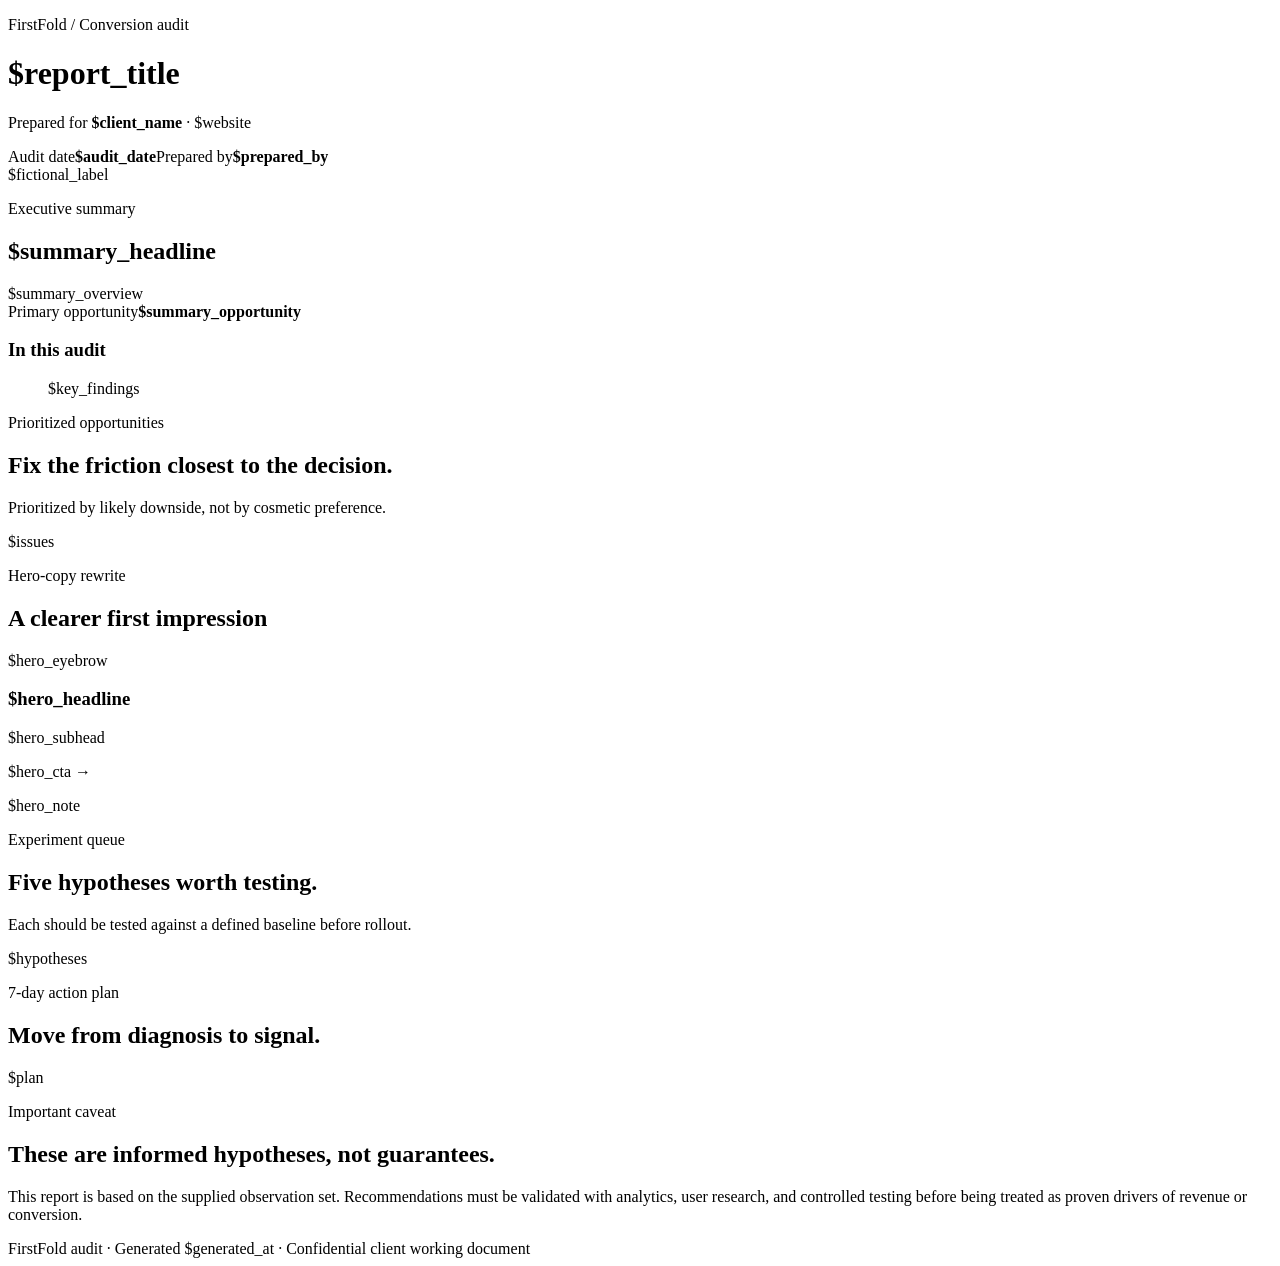
<file: audit-kit/templates/report.html>
<!doctype html>
<html lang="en">
<head>
  <meta charset="utf-8">
  <meta name="viewport" content="width=device-width, initial-scale=1">
  <meta name="robots" content="noindex,follow">
  <title>$report_title · $client_name</title>
  <style>$css</style>
</head>
<body>
  <main class="report">
    <header class="masthead">
      <div><p class="kicker">FirstFold / Conversion audit</p><h1>$report_title</h1><p class="client">Prepared for <strong>$client_name</strong> · $website</p></div>
      <div class="meta"><span>Audit date</span><strong>$audit_date</strong><span>Prepared by</span><strong>$prepared_by</strong></div>
    </header>
    $fictional_label
    <section class="summary section"><p class="eyebrow">Executive summary</p><h2>$summary_headline</h2><div class="summary__grid"><div>$summary_overview</div><aside><span>Primary opportunity</span><strong>$summary_opportunity</strong><h3>In this audit</h3><ul>$key_findings</ul></aside></div></section>
    <section class="section"><div class="section-heading"><div><p class="eyebrow">Prioritized opportunities</p><h2>Fix the friction closest to the decision.</h2></div><p>Prioritized by likely downside, not by cosmetic preference.</p></div><div class="issues">$issues</div></section>
    <section class="rewrite section"><div><p class="eyebrow">Hero-copy rewrite</p><h2>A clearer first impression</h2></div><div class="hero-preview"><p class="hero-eyebrow">$hero_eyebrow</p><h3>$hero_headline</h3><p class="hero-subhead">$hero_subhead</p><span class="hero-cta">$hero_cta →</span><p class="hero-note">$hero_note</p></div></section>
    <section class="section"><div class="section-heading"><div><p class="eyebrow">Experiment queue</p><h2>Five hypotheses worth testing.</h2></div><p>Each should be tested against a defined baseline before rollout.</p></div><div class="hypotheses">$hypotheses</div></section>
    <section class="plan section"><div><p class="eyebrow">7-day action plan</p><h2>Move from diagnosis to signal.</h2></div><div class="days">$plan</div></section>
    <section class="caveat"><p class="eyebrow">Important caveat</p><h2>These are informed hypotheses, not guarantees.</h2><p>This report is based on the supplied observation set. Recommendations must be validated with analytics, user research, and controlled testing before being treated as proven drivers of revenue or conversion.</p></section>
    <footer>FirstFold audit · Generated $generated_at · Confidential client working document</footer>
  </main>
</body>
</html>
</file>
<file: styles.css>
:root {
  --ink: #17231f;
  --muted: #5d675f;
  --cream: #f5f0e8;
  --paper: #fffdf8;
  --line: #d9d5cb;
  --green: #d8edb0;
  --moss: #25463b;
  --rose: #f5b9b0;
  --yellow: #f7dd80;
  --display: "Fraunces", Georgia, serif;
  --sans: "DM Sans", Arial, sans-serif;
  --mono: "DM Mono", monospace;
}

* { box-sizing: border-box; }
html { scroll-behavior: smooth; }
body { margin: 0; color: var(--ink); background: var(--cream); font-family: var(--sans); font-size: 16px; line-height: 1.5; }
a { color: inherit; text-decoration: none; }
button { font: inherit; }
.skip-link { position: fixed; z-index: 20; top: -100px; left: 1rem; background: var(--ink); color: white; padding: .75rem 1rem; }
.skip-link:focus { top: 1rem; }
.site-header { max-width: 1260px; height: 86px; margin: auto; padding: 0 34px; display: flex; align-items: center; justify-content: space-between; }
.brand { display: inline-flex; align-items: center; gap: 9px; font-size: 19px; font-weight: 700; letter-spacing: -.06em; }
.brand-mark { width: 25px; height: 25px; display: inline-flex; gap: 2px; transform: rotate(-9deg); }
.brand-mark i { display: block; width: 7px; background: var(--ink); border-radius: 1px; }
.brand-mark i:nth-child(1) { height: 25px; }.brand-mark i:nth-child(2) { height: 18px; margin-top: 7px; }.brand-mark i:nth-child(3) { height: 11px; margin-top: 14px; }
nav { display: flex; gap: 31px; font-size: 14px; font-weight: 500; }
nav a:hover, footer > a:last-child:hover { text-decoration: underline; text-underline-offset: 4px; }
.header-cta { border-bottom: 1px solid var(--ink); font-size: 14px; font-weight: 600; padding-bottom: 2px; }
.header-cta span { margin-left: 5px; }
.section { max-width: 1160px; margin: auto; padding-left: 34px; padding-right: 34px; }
.hero { min-height: 625px; padding-top: 77px; display: grid; grid-template-columns: .95fr 1.05fr; gap: 50px; align-items: center; }
.eyebrow { margin: 0 0 18px; font: 500 11px/1.3 var(--mono); letter-spacing: .045em; text-transform: uppercase; }
.eyebrow span { display: inline-block; width: 22px; border-top: 1px solid currentColor; vertical-align: middle; margin-right: 9px; }
h1, h2, h3, p { margin-top: 0; }
h1, h2 { font-family: var(--display); letter-spacing: -.06em; line-height: .99; font-weight: 600; }
h1 { max-width: 590px; margin-bottom: 26px; font-size: clamp(3.6rem, 6vw, 5.85rem); }
h1 em, h2 em { color: #497166; font-style: italic; }
.hero-lede { max-width: 435px; margin-bottom: 28px; color: #48534c; font-size: 18px; line-height: 1.52; }
.hero-actions { display: flex; align-items: center; gap: 23px; }
.button { min-height: 50px; padding: 14px 19px; display: inline-flex; justify-content: center; align-items: center; gap: 20px; font-size: 14px; font-weight: 600; transition: transform .2s ease, background .2s ease; }
.button:hover { transform: translateY(-2px); }
.button-dark { background: var(--ink); color: #fffdf8; }
.button-outline { border: 1px solid var(--ink); }
.button-light { background: #f5f0e8; color: var(--ink); }
.text-link { border-bottom: 1px solid var(--ink); font-size: 14px; font-weight: 600; padding-bottom: 2px; }
.micro-proof { margin-top: 28px; color: var(--muted); font-size: 12px; }.tiny-spark { color: #c06a50; margin-right: 4px; }
.hero-visual { position: relative; min-height: 475px; color: #213f35; }
.sun-disc { position: absolute; width: 345px; height: 345px; top: 38px; right: 52px; background: var(--green); border-radius: 50%; }
.paper { position: absolute; box-shadow: 0 16px 36px rgba(35,43,36,.14); }
.paper-back { width: 300px; height: 330px; top: 93px; right: 50px; background: var(--rose); transform: rotate(8deg); padding: 35px; }
.paper-topline { width: 90px; border-top: 7px solid #c76e61; }.paper-lines { margin-top: 36px; }.paper-lines i { height: 8px; display: block; background: #d4877c; margin: 12px 0; }.paper-lines i:nth-child(2) { width: 73%; }.paper-lines i:nth-child(3) { width: 88%; }
.paper-front { width: 340px; height: 373px; top: 45px; right: 125px; background: var(--paper); transform: rotate(-5deg); overflow: hidden; }
.browser-bar { height: 29px; background: #e8e3d9; display: flex; align-items: center; padding: 0 10px; gap: 4px; font: 8px var(--mono); color: #69736b; }.browser-bar b { width: 5px; height: 5px; background: #aeb5aa; border-radius: 50%; }.browser-bar span { margin-left: 9px; }
.page-body { padding: 26px 31px; }.mini-logo { width: 55px; height: 8px; background: var(--ink); }.mini-eyebrow { width: 75px; border-top: 3px solid #d99676; margin-top: 47px; }.mini-heading { margin-top: 11px; }.mini-heading i, .mini-copy i { display: block; height: 12px; background: var(--ink); margin-top: 5px; }.mini-heading i:nth-child(2) { width: 88%; }.mini-heading i:nth-child(3) { width: 50%; }.mini-copy { margin-top: 17px; }.mini-copy i { height: 4px; width: 66%; background: #9ca59d; }.mini-copy i:nth-child(2) { width: 49%; }.mini-button { margin-top: 22px; width: 92px; height: 23px; background: #d1e99a; }
.correction { position: absolute; z-index: 2; width: 31px; height: 31px; border-radius: 50%; display: grid; place-items: center; background: var(--yellow); font: 12px var(--mono); box-shadow: 0 3px 8px rgba(20,30,20,.12); }.c-one { top: 59px; left: 64px; }.c-two { top: 310px; left: 42px; background: var(--rose); }.c-three { right: 67px; bottom: 46px; background: var(--green); }
.scribble { position: absolute; inset: 0; width: 100%; height: 100%; }.visual-note { position: absolute; left: 0; bottom: 0; margin: 0; font: 11px var(--mono); text-transform: uppercase; letter-spacing: .025em; }.visual-note span { color: #b65646; margin-right: 9px; }
.problem-band { padding: 67px 34px 69px; background: var(--moss); color: #fffdf8; text-align: center; }.problem-band p { margin: 0; font: 400 clamp(1.65rem,3vw,2.8rem)/1.15 var(--display); letter-spacing: -.045em; }.problem-band .problem-emphasis { color: var(--green); font-style: italic; }
.diagnosis { padding-top: 124px; padding-bottom: 130px; }.section-intro h2, .offers-heading h2, .faq h2 { margin-bottom: 48px; font-size: clamp(2.65rem, 4.3vw, 4.55rem); }.diagnosis-grid { display: grid; grid-template-columns: repeat(3,1fr); gap: 16px; }.diagnosis-card { min-height: 311px; position: relative; padding: 23px 24px; }.card-rose { background: var(--rose); }.card-cream { background: #e9dfd0; }.card-green { background: var(--green); }.card-number, .offer-index { font: 11px var(--mono); letter-spacing: .04em; }.diagnosis-card h3 { max-width: 250px; margin: 57px 0 13px; font: 600 25px/1.05 var(--display); letter-spacing: -.045em; }.diagnosis-card p { max-width: 280px; margin: 0; font-size: 14px; line-height: 1.45; }.card-symbol { position: absolute; right: 22px; top: 19px; font: 30px var(--display); }
.sample-section { background: var(--ink); color: #fbf7ec; padding: 104px max(34px, calc((100vw - 1092px)/2)) 90px; }.sample-heading { display: flex; align-items: end; justify-content: space-between; gap: 45px; }.eyebrow-light { color: var(--green); }.sample-heading h2, .closing h2 { margin: 0; font-size: clamp(2.6rem, 4vw, 4.35rem); color: #fffdf8; }.sample-heading h2 em, .closing h2 em { color: var(--green); }.sample-heading > p { max-width: 320px; margin: 0 0 6px; color: #c2ccc2; font-size: 14px; }.sample-controls { margin: 46px 0 13px; display: flex; gap: 5px; }.view-toggle { border: 1px solid #74837a; color: #dfe4da; background: transparent; padding: 8px 16px; cursor: pointer; font: 12px var(--mono); }.view-toggle.is-active { background: var(--green); color: var(--ink); border-color: var(--green); }
.sample-browser { overflow: hidden; background: #f6f3ed; color: #1b2923; min-height: 390px; box-shadow: 0 14px 36px rgba(0,0,0,.25); }.sample-browser-bar { height: 37px; padding: 0 15px; display: flex; align-items: center; gap: 15px; background: #dedad1; color: #6f756e; font: 10px var(--mono); }.sample-dots { display: flex; gap: 4px; }.sample-dots i { width: 6px; height: 6px; border-radius: 100%; background: #a5aaa2; }.sample-page { height: 353px; position: relative; background: #faf8f3; overflow: hidden; }.sample-nav { height: 61px; padding: 0 7%; display: flex; align-items: center; justify-content: space-between; font-size: 11px; }.sample-nav strong { font-size: 16px; letter-spacing: -.07em; }.sample-nav b { padding: 7px 11px; background: #1c2923; color: white; font-size: 10px; }.before-content, .after-content { position: absolute; top: 88px; left: 10%; transition: opacity .25s ease, transform .25s ease; }.before-content { max-width: 420px; }.before-content p, .after-content p { margin-bottom: 10px; font: 10px var(--mono); letter-spacing: .06em; }.before-content h3, .after-content h3 { margin-bottom: 15px; font: 600 38px/.97 var(--display); letter-spacing: -.06em; }.sample-text-lines { width: 265px; }.sample-text-lines i { display: block; height: 5px; margin: 6px 0; background: #c1c3bc; }.sample-text-lines i:nth-child(2) { width: 76%; }.sample-text-lines i:nth-child(3) { width: 48%; }.before-content button, .after-content button { border: 0; margin-top: 18px; background: #1c2923; color: white; padding: 11px 17px; font-size: 11px; }.after-content { max-width: 570px; opacity: 0; transform: translateY(10px); pointer-events: none; }.after-content h3 { font-size: 32px; }.after-copy { max-width: 460px; font-size: 13px; line-height: 1.42; }.after-content button { background: #ca6e5e; }.after-content small { display: block; margin-top: 13px; color: #6d766e; font-size: 10px; }.sample-browser.after .before-content { opacity: 0; transform: translateY(-10px); pointer-events: none; }.sample-browser.after .after-content { opacity: 1; transform: translateY(0); pointer-events: auto; }.sample-annotation { position: absolute; z-index: 2; width: 155px; font-size: 10px; line-height: 1.2; }.sample-annotation span { display: inline-grid; place-items: center; width: 23px; height: 23px; margin-bottom: 5px; background: var(--rose); border-radius: 50%; font: 10px var(--mono); }.sample-annotation strong { display: block; font: 600 13px var(--display); }.sample-annotation p { margin: 3px 0; color: #707871; }.annotation-one { top: 105px; right: 9%; }.annotation-two { bottom: 42px; right: 17%; }.sample-browser.after .annotation-one span, .sample-browser.after .annotation-two span { background: var(--green); }.sample-caption { margin: 16px 0 0; color: #bec7bf; font-size: 12px; }.sample-caption span { color: var(--green); font-weight: 600; }
.sample-library { margin-top: 13px; display: flex; flex-wrap: wrap; align-items: center; gap: 8px; font: 11px var(--mono); }.sample-library > span { margin-right: 4px; color: #bec7bf; }.sample-library a { border: 1px solid #74837a; padding: 7px 10px; color: #fffdf8; text-decoration: none; }.sample-library a:hover, .sample-library a:focus-visible { border-color: var(--green); background: var(--green); color: var(--ink); }
.build-proof { padding-top: 118px; padding-bottom: 112px; background: #eee7dc; }.build-proof-heading { display: flex; align-items: end; justify-content: space-between; gap: 44px; margin-bottom: 48px; }.build-proof-heading h2 { margin: 0; font-size: clamp(2.65rem, 4.3vw, 4.55rem); }.build-proof-heading > p { max-width: 355px; margin: 0 0 8px; color: #566057; font-size: 13px; line-height: 1.55; }.build-grid { display: grid; grid-template-columns: repeat(3,1fr); gap: 16px; }.build-card { min-height: 430px; padding: 17px 18px 22px; display: flex; flex-direction: column; }.build-card-rose { background: var(--rose); }.build-card-green { background: var(--green); }.build-card-cream { background: #ded2bf; }.build-preview { position: relative; height: 176px; overflow: hidden; padding: 19px; background: #16251f; color: #fff; }.build-preview::after { content: ""; position: absolute; width: 130px; height: 130px; right: -27px; top: -24px; border-radius: 50%; background: #d16d5c; }.build-preview span { position: relative; z-index: 1; font: 10px var(--mono); letter-spacing: .12em; }.build-preview i { position: relative; z-index: 1; display: block; width: 70%; height: 13px; margin-top: 38px; background: #fff; }.build-preview i + i { width: 48%; margin-top: 8px; }.build-preview b { position: absolute; z-index: 1; left: 19px; bottom: 20px; width: 72px; height: 20px; background: var(--green); }.build-preview-founder { background: #e9dfd0; color: var(--ink); }.build-preview-founder::after { background: #efad9f; }.build-preview-founder i { background: var(--ink); }.build-preview-founder b { background: #c96958; }.build-preview-media { background: #c76c5e; }.build-preview-media::after { background: #f0c95d; }.build-preview-media b { background: #17231f; }.build-type { margin: 18px 0 0; font: 10px var(--mono); letter-spacing: .05em; }.build-card h3 { margin: 20px 0 9px; font: 600 27px/1 var(--display); letter-spacing: -.045em; }.build-card > p:not(.build-type) { margin: 0; color: #465149; font-size: 13px; line-height: 1.5; }.build-card > a { margin-top: auto; padding-top: 22px; color: var(--ink); font-size: 13px; font-weight: 700; text-decoration: underline; text-underline-offset: 5px; }
.offers { padding-top: 124px; padding-bottom: 100px; }.offers-heading h2 { margin-bottom: 50px; }.offer-grid { display: grid; grid-template-columns: repeat(2,1fr); gap: 17px; }.offer-card { min-height: 473px; position: relative; padding: 26px 28px; background: #e9dfd0; display: flex; flex-direction: column; }.offer-featured { background: var(--green); }.offer-top { display: flex; justify-content: space-between; align-items: start; }.offer-price { font: 600 45px/.8 var(--display); letter-spacing: -.07em; }.offer-card h3 { margin: 45px 0 7px; font: 600 38px/1 var(--display); letter-spacing: -.06em; }.offer-summary { color: #4e5a52; font-size: 15px; }.offer-card ul { list-style: none; padding: 0; margin: 19px 0 25px; font-size: 14px; line-height: 1.75; }.offer-card li::before { content: "✓"; margin-right: 8px; font-weight: 700; }.offer-card .button { margin-top: auto; align-self: flex-start; }.popular-tag { position: absolute; top: -12px; right: 19px; padding: 5px 9px; background: #d37260; color: white; font: 10px var(--mono); letter-spacing: .05em; }.checkout-status { margin-top: 22px; border: 1px solid #c6a956; padding: 13px 17px; background: #fff8d9; color: #4a3a10; font-size: 14px; }.checkout-status[hidden] { display: none; }
.process-strip { background: #e0d7c8; display: grid; grid-template-columns: repeat(3,1fr); gap: 1px; }.process-strip > div { min-height: 214px; padding: 30px max(27px, calc((100vw - 1092px)/6)); background: var(--cream); }.process-strip span { font: 11px var(--mono); color: #9c5449; }.process-strip strong { display: block; margin: 45px 0 7px; font: 600 21px/1 var(--display); letter-spacing: -.04em; }.process-strip p { margin: 0; font-size: 13px; color: #566057; }
.faq { padding-top: 126px; padding-bottom: 126px; display: grid; grid-template-columns: .77fr 1.23fr; gap: 58px; }.faq h2 { margin-bottom: 0; }.faq-list { border-top: 1px solid var(--ink); }.faq details { border-bottom: 1px solid #bfc0b9; }.faq summary { padding: 20px 0; display: flex; justify-content: space-between; gap: 12px; list-style: none; cursor: pointer; font: 600 18px/1.25 var(--display); letter-spacing: -.03em; }.faq summary::-webkit-details-marker { display: none; }.faq summary span { font: 19px var(--sans); transition: transform .15s; }.faq details[open] summary span { transform: rotate(45deg); }.faq details p { max-width: 610px; margin: -3px 32px 21px 0; color: #566057; font-size: 14px; }
.closing { background: #cc7363; color: white; padding: 98px 34px 102px; text-align: center; }.closing .eyebrow { color: #f9e1a5; }.closing h2 { margin-bottom: 31px; }.closing h2 em { color: #fff7df; }
footer { max-width: 1160px; margin: auto; padding: 30px 34px; display: flex; align-items: center; justify-content: space-between; font-size: 12px; color: #5c665e; }footer .brand { color: var(--ink); } footer > a:last-child { color: var(--ink); font-weight: 600; }
.request-path { max-width: 720px; margin: 24px 0 0; color: #566057; font-size: 13px; line-height: 1.5; }.request-path strong { color: var(--ink); }
@media (max-width: 760px) { .site-header { height: 69px; padding: 0 20px; } nav { display: none; }.header-cta { font-size: 12px; }.section { padding-left: 20px; padding-right: 20px; }.hero { min-height: 0; padding-top: 51px; padding-bottom: 58px; grid-template-columns: 1fr; gap: 20px; }.hero-visual { min-height: 390px; transform: scale(.88); transform-origin: top center; margin-bottom: -40px; }.sun-disc { right: 7%; }.paper-front { right: 18%; }.paper-back { right: 2%; } h1 { font-size: clamp(3.25rem, 15vw, 4.6rem); }.hero-lede { font-size: 16px; }.problem-band { padding: 50px 20px; }.diagnosis, .offers { padding-top: 79px; padding-bottom: 80px; }.section-intro h2, .offers-heading h2, .faq h2 { margin-bottom: 33px; }.diagnosis-grid, .offer-grid { grid-template-columns: 1fr; }.diagnosis-card { min-height: 256px; }.sample-section { padding: 75px 20px 65px; }.sample-heading { display: block; }.sample-heading > p { margin-top: 22px; }.sample-controls { margin-top: 31px; }.sample-page { height: 395px; }.sample-nav { padding: 0 5%; }.sample-nav span { display: none; }.before-content, .after-content { top: 91px; left: 7%; }.before-content h3 { font-size: 32px; }.after-content h3 { font-size: 26px; }.after-copy { max-width: 285px; }.sample-annotation { width: 100px; }.annotation-one { top: 254px; right: 7%; }.annotation-two { bottom: 14px; right: 8%; }.sample-caption { line-height: 1.5; }.offer-card { min-height: 440px; }.process-strip { grid-template-columns: 1fr; }.process-strip > div { min-height: 170px; padding: 27px 20px; }.process-strip strong { margin-top: 27px; }.faq { padding-top: 80px; padding-bottom: 80px; grid-template-columns: 1fr; gap: 35px; }.closing { padding: 77px 20px; } footer { padding: 25px 20px; flex-wrap: wrap; gap: 13px; } footer p { order: 3; width: 100%; margin: 0; } }
@media (max-width: 760px) { .sample-library { display: flex; }.build-proof { padding-top: 76px; padding-bottom: 72px; }.build-proof-heading { display: block; margin-bottom: 32px; }.build-proof-heading > p { margin-top: 20px; }.build-grid { grid-template-columns: 1fr; }.build-card { min-height: 390px; } }
@media (max-width: 420px) { .hero-visual { transform: scale(.73); margin: -20px -50px -96px; }.paper-front { right: 20%; }.sample-nav b { padding: 6px; }.sample-annotation { display: none; }.sample-page { height: 365px; }.after-content h3 { font-size: 23px; } }
@media (prefers-reduced-motion: reduce) { html { scroll-behavior: auto; } *, *::before, *::after { transition-duration: .01ms !important; animation-duration: .01ms !important; } }
</file>
